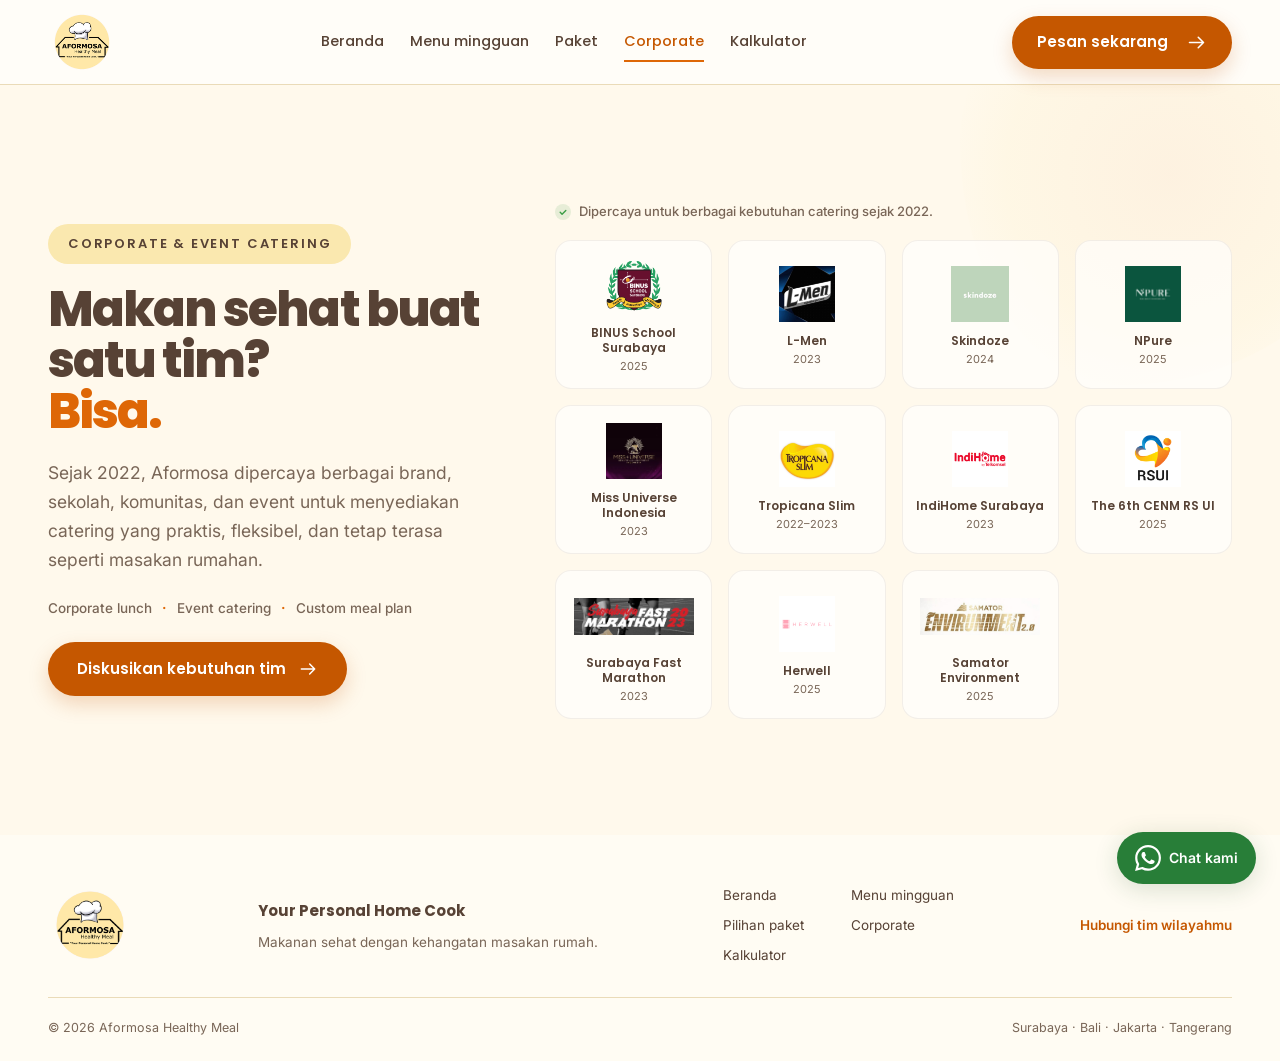
<file: corporate.html>
<!doctype html>
<html lang="id">

<head>
    <meta charset="utf-8">
    <meta name="viewport" content="width=device-width,initial-scale=1,viewport-fit=cover">
    <meta name="theme-color" content="#F9EEC7">
    <meta name="description"
        content="Corporate & Event Catering Aformosa — Makan sehat untuk tim kantor, event, komunitas, dan sekolah. Pilihan menu bergizi seimbang dengan cita rasa rumahan.">
    <title>Corporate &amp; Event Catering — Aformosa Healthy Meal</title>
    <link rel="preconnect" href="https://fonts.googleapis.com">
    <link rel="preconnect" href="https://fonts.gstatic.com" crossorigin>
    <link
        href="https://fonts.googleapis.com/css2?family=Inter:wght@400;500;600&family=Poppins:wght@500;600;700;800&display=swap"
        rel="stylesheet">
    <link rel="stylesheet" href="styles.css">
    <link rel="stylesheet" href="refine.css">
    <script defer src="assets/gsap.min.js"></script>
    <script defer src="assets/ScrollTrigger.min.js"></script>
    <script defer src="script.js"></script>
    <script defer src="refine.js"></script>
</head>

<body>
    <a class="skip-link" href="#main">Lewati ke konten</a>
    <header class="site-header">
        <div class="container nav-inner">
            <a href="index.html#beranda" class="brand" aria-label="Aformosa — Beranda">
                <img src="assets/logo.png" alt="Aformosa Healthy Meal" width="116" height="116">
            </a>
            <nav id="navigation" aria-label="Navigasi utama">
                <a href="index.html#beranda">Beranda</a>
                <a href="index.html#menu">Menu mingguan</a>
                <a href="index.html#paket">Paket</a>
                <a href="corporate.html" class="active">Corporate</a>
                <a href="index.html#kalkulator">Kalkulator</a>
                <!-- <a href="index.html#faq">FAQ</a> -->
            </nav>
            <a class="button primary header-order"
                href="https://wa.me/6281284584489?text=Halo%20Aformosa%2C%20saya%20ingin%20konsultasi%20mengenai%20corporate%20%2F%20event%20catering."
                target="_blank" rel="noopener noreferrer">
                Pesan sekarang
                <svg aria-hidden="true" viewBox="0 0 24 24" fill="none" stroke="currentColor" stroke-width="1.8"
                    stroke-linecap="round" stroke-linejoin="round">
                    <path d="M4 12h16m-6-6 6 6-6 6" />
                </svg>
            </a>
            <button class="nav-toggle" aria-expanded="false" aria-controls="navigation"
                aria-label="Buka navigasi"><span></span><span></span></button>
        </div>
    </header>

    <main id="main">
        <section class="section corporate-section" id="corporate" style="min-height: calc(100vh - 280px);">
            <div class="container corporate-container">
                <div class="corporate-copy">
                    <span class="eyebrow corporate-eyebrow">CORPORATE &amp; EVENT CATERING</span>
                    <h1 class="corporate-headline">Makan sehat buat satu tim?<br><span
                            class="corporate-highlight">Bisa.</span></h1>
                    <p class="corporate-desc">Sejak 2022, Aformosa dipercaya berbagai brand, sekolah, komunitas, dan
                        event untuk menyediakan catering yang praktis, fleksibel, dan tetap terasa seperti masakan
                        rumahan.</p>
                    <div class="corporate-microcopy">
                        <span>Corporate lunch</span>
                        <span class="corporate-microcopy__dot" aria-hidden="true">·</span>
                        <span>Event catering</span>
                        <span class="corporate-microcopy__dot" aria-hidden="true">·</span>
                        <span>Custom meal plan</span>
                    </div>
                    <div class="corporate-cta-wrap">
                        <a class="button primary corporate-cta"
                            href="https://wa.me/6281284584489?text=Halo%20Aformosa%2C%20saya%20ingin%20konsultasi%20mengenai%20corporate%20%2F%20event%20catering.%20Boleh%20dibantu%20info%20paket%2C%20jumlah%20minimum%2C%20area%20pengiriman%2C%20dan%20pilihan%20menunya%3F"
                            target="_blank" rel="noreferrer">
                            <span>Diskusikan kebutuhan tim</span>
                            <svg aria-hidden="true" viewBox="0 0 24 24" fill="none" stroke="currentColor"
                                stroke-width="1.8" stroke-linecap="round" stroke-linejoin="round">
                                <path d="M4 12h16m-6-6 6 6-6 6" />
                            </svg>
                        </a>
                    </div>
                </div>
                <div class="corporate-wall">
                    <div class="corporate-trust">
                        <span class="corporate-trust__icon" aria-hidden="true">
                            <svg viewBox="0 0 16 16" fill="none" stroke="currentColor" stroke-width="2.2"
                                stroke-linecap="round" stroke-linejoin="round">
                                <path d="M3.5 8.5l3 3 6-6" />
                            </svg>
                        </span>
                        <span>Dipercaya untuk berbagai kebutuhan catering sejak 2022.</span>
                    </div>
                    <div class="partner-grid">
                        <div class="partner-card">
                            <div class="partner-card__logo">
                                <img src="assets/partners/partner-binus.png" alt="BINUS School Surabaya" loading="lazy">
                            </div>
                            <span class="partner-card__name">BINUS School Surabaya</span>
                            <small class="partner-card__year">2025</small>
                        </div>
                        <div class="partner-card">
                            <div class="partner-card__logo">
                                <img src="assets/partners/partner-lmen.png" alt="L-Men" loading="lazy">
                            </div>
                            <span class="partner-card__name">L-Men</span>
                            <small class="partner-card__year">2023</small>
                        </div>
                        <div class="partner-card">
                            <div class="partner-card__logo">
                                <img src="assets/partners/partner-skindoze.png" alt="Skindoze" loading="lazy">
                            </div>
                            <span class="partner-card__name">Skindoze</span>
                            <small class="partner-card__year">2024</small>
                        </div>
                        <div class="partner-card">
                            <div class="partner-card__logo">
                                <img src="assets/partners/partner-npure.png" alt="NPure" loading="lazy">
                            </div>
                            <span class="partner-card__name">NPure</span>
                            <small class="partner-card__year">2025</small>
                        </div>
                        <div class="partner-card">
                            <div class="partner-card__logo">
                                <img src="assets/partners/partner-miss-universe.png" alt="Miss Universe Indonesia"
                                    loading="lazy">
                            </div>
                            <span class="partner-card__name">Miss Universe Indonesia</span>
                            <small class="partner-card__year">2023</small>
                        </div>
                        <div class="partner-card">
                            <div class="partner-card__logo">
                                <img src="assets/partners/partner-tropicana-slim.png" alt="Tropicana Slim"
                                    loading="lazy">
                            </div>
                            <span class="partner-card__name">Tropicana Slim</span>
                            <small class="partner-card__year">2022–2023</small>
                        </div>
                        <div class="partner-card">
                            <div class="partner-card__logo">
                                <img src="assets/partners/partner-indihome.png" alt="IndiHome Surabaya" loading="lazy">
                            </div>
                            <span class="partner-card__name">IndiHome Surabaya</span>
                            <small class="partner-card__year">2023</small>
                        </div>
                        <div class="partner-card">
                            <div class="partner-card__logo">
                                <img src="assets/partners/partner-cenm.png" alt="The 6th CENM RS UI" loading="lazy">
                            </div>
                            <span class="partner-card__name">The 6th CENM RS UI</span>
                            <small class="partner-card__year">2025</small>
                        </div>
                        <div class="partner-card">
                            <div class="partner-card__logo">
                                <img src="assets/partners/partner-surabaya-fast-marathon.png"
                                    alt="Surabaya Fast Marathon" loading="lazy">
                            </div>
                            <span class="partner-card__name">Surabaya Fast Marathon</span>
                            <small class="partner-card__year">2023</small>
                        </div>
                        <div class="partner-card">
                            <div class="partner-card__logo">
                                <img src="assets/partners/partner-herwell.png" alt="Herwell" loading="lazy">
                            </div>
                            <span class="partner-card__name">Herwell</span>
                            <small class="partner-card__year">2025</small>
                        </div>
                        <div class="partner-card">
                            <div class="partner-card__logo">
                                <img src="assets/partners/partner-samator.png" alt="Samator Environment" loading="lazy">
                            </div>
                            <span class="partner-card__name">Samator Environment</span>
                            <small class="partner-card__year">2025</small>
                        </div>
                    </div>
                </div>
            </div>
        </section>
    </main>

    <footer>
        <div class="container footer-main">
            <a class="brand" href="index.html#beranda">
                <img src="assets/logo.png" alt="Aformosa Healthy Meal" width="116" height="116">
            </a>
            <div>
                <strong>Your Personal Home Cook</strong>
                <p>Makanan sehat dengan kehangatan masakan rumah.</p>
            </div>
            <div class="footer-links">
                <a href="index.html#beranda">Beranda</a>
                <a href="index.html#menu">Menu mingguan</a>
                <a href="index.html#paket">Pilihan paket</a>
                <a href="corporate.html">Corporate</a>
                <a href="index.html#kalkulator">Kalkulator</a>
            </div>
            <a href="https://wa.me/6281284584489?text=Halo%20Aformosa%2C%20saya%20ingin%20konsultasi%20mengenai%20corporate%20%2F%20event%20catering."
                target="_blank" rel="noopener noreferrer">Hubungi tim wilayahmu</a>
        </div>
        <div class="container footer-bottom">
            <span>© <span id="year"></span> Aformosa Healthy Meal</span>
            <span>Surabaya · Bali · Jakarta · Tangerang</span>
        </div>
    </footer>

    <a class="floating-wa"
        href="https://wa.me/6281284584489?text=Halo%20Aformosa%2C%20saya%20ingin%20konsultasi%20mengenai%20corporate%20%2F%20event%20catering."
        aria-label="Konsultasi Aformosa lewat WhatsApp" target="_blank" rel="noopener noreferrer">
        <svg aria-hidden="true" viewBox="0 0 24 24" fill="currentColor">
            <path
                d="M17.472 14.382c-.297-.149-1.758-.867-2.03-.967-.273-.099-.471-.148-.67.15-.197.297-.767.966-.94 1.164-.173.199-.347.223-.644.075-.297-.15-1.255-.463-2.39-1.475-.883-.788-1.48-1.761-1.653-2.059-.173-.297-.018-.458.13-.606.134-.133.298-.347.446-.52.149-.174.198-.298.298-.497.099-.198.05-.371-.025-.52-.075-.149-.669-1.612-.916-2.207-.242-.579-.487-.5-.669-.51-.173-.008-.371-.01-.57-.01-.198 0-.52.074-.792.372-.272.297-1.04 1.016-1.04 2.479 0 1.462 1.065 2.875 1.213 3.074.149.198 2.096 3.2 5.077 4.487.709.306 1.262.489 1.694.625.712.227 1.36.195 1.871.118.571-.085 1.758-.719 2.006-1.413.248-.694.248-1.289.173-1.413-.074-.124-.272-.198-.57-.347m-5.421 7.403h-.004a9.87 9.87 0 01-5.031-1.378l-.361-.214-3.741.982.998-3.648-.235-.374a9.86 9.86 0 01-1.51-5.26c.001-5.45 4.436-9.884 9.888-9.884 2.64 0 5.122 1.03 6.988 2.898a9.825 9.825 0 012.893 6.994c-.003 5.45-4.437 9.884-9.885 9.884m8.413-18.297A11.815 11.815 0 0012.05 0C5.495 0 .16 5.335.157 11.892c0 2.096.547 4.142 1.588 5.945L.057 24l6.305-1.654a11.882 11.882 0 005.683 1.448h.005c6.554 0 11.89-5.335 11.893-11.893a11.821 11.821 0 00-3.48-8.413Z" />
        </svg>
        <span>Chat kami</span>
    </a>

    <dialog id="contact-region-modal" class="contact-region-modal" aria-labelledby="contact-region-title"
        aria-describedby="contact-region-description">
        <div class="contact-region-modal__header">
            <span class="contact-region-modal__eyebrow">Konsultasi Aformosa</span>
            <button type="button" class="contact-region-modal__close" aria-label="Tutup pilihan wilayah"
                data-close-contact-modal>×</button>
        </div>
        <h2 id="contact-region-title">Pilih wilayahmu.</h2>
        <p id="contact-region-description">Hubungi tim di wilayah pengirimanmu melalui WhatsApp.</p>
        <div class="contact-region-modal__choices">
            <a class="contact-region-modal__choice" data-contact-region="surabaya"
                href="https://wa.me/6281284584489" target="_blank" rel="noopener noreferrer">
                <span><strong>Surabaya</strong><small>Chat tim Surabaya</small></span>
                <span class="contact-region-modal__arrow" aria-hidden="true">
                    <svg viewBox="0 0 24 24" fill="none" stroke="currentColor" stroke-width="1.8"
                        stroke-linecap="round" stroke-linejoin="round">
                        <path d="M7 17 17 7M7 7h10v10" />
                    </svg>
                </span>
            </a>
            <a class="contact-region-modal__choice" data-contact-region="jakarta"
                href="https://wa.me/6281213957045" target="_blank" rel="noopener noreferrer">
                <span><strong>Jakarta &amp; Tangerang</strong><small>Chat tim Jakarta &amp; Tangerang</small></span>
                <span class="contact-region-modal__arrow" aria-hidden="true">
                    <svg viewBox="0 0 24 24" fill="none" stroke="currentColor" stroke-width="1.8"
                        stroke-linecap="round" stroke-linejoin="round">
                        <path d="M7 17 17 7M7 7h10v10" />
                    </svg>
                </span>
            </a>
            <a class="contact-region-modal__choice" data-contact-region="bali"
                href="https://wa.me/6287724837861" target="_blank" rel="noopener noreferrer">
                <span><strong>Bali</strong><small>Chat tim Bali</small></span>
                <span class="contact-region-modal__arrow" aria-hidden="true">
                    <svg viewBox="0 0 24 24" fill="none" stroke="currentColor" stroke-width="1.8"
                        stroke-linecap="round" stroke-linejoin="round">
                        <path d="M7 17 17 7M7 7h10v10" />
                    </svg>
                </span>
            </a>
        </div>
    </dialog>
</body>

</html>
</file>
<file: styles.css>
:root {
    --orange: #DE6706;
    --orange-dark: #C55700;
    --cream: #FAE8AF;
    --soft: #F9EEC7;
    --bg: #FFFDF8;
    --brown: #574235;
    --muted: #796657;
    --yellow: #EFC032;
    --green: #3A9D45;
    --border: #eadbb8;
    --heading: 'Poppins', sans-serif;
    --body: 'Inter', sans-serif
}

* {
    box-sizing: border-box
}

html {
    scroll-behavior: smooth;
    scroll-padding-top: 112px
}

body {
    margin: 0;
    background: var(--bg);
    color: var(--brown);
    font-family: var(--body);
    font-size: 16px;
    line-height: 1.65
}

main {
    overflow: hidden
}

a {
    color: inherit;
    text-decoration: none
}

button,
input,
select {
    font: inherit
}

button,
a,
input,
select,
summary {
    -webkit-tap-highlight-color: transparent
}

button,
summary {
    cursor: pointer
}

button {
    color: inherit
}

svg {
    width: 24px;
    height: 24px;
    flex-shrink: 0
}

img {
    display: block;
    max-width: 100%;
    object-fit: cover
}

h1,
h2,
h3,
p {
    margin: 0
}

h1,
h2,
h3,
.button,
.eyebrow {
    font-family: var(--heading)
}

h1,
h2 {
    letter-spacing: -.045em;
    line-height: 1.1;
    font-weight: 800
}

h3 {
    line-height: 1.35;
    font-size: 21px;
    letter-spacing: -.035em
}

p {
    color: var(--muted)
}

:focus-visible {
    outline: 3px solid var(--orange-dark);
    outline-offset: 5px
}

[hidden] {
    display: none !important
}

.container {
    width: min(1280px, calc(100% - 96px));
    margin-inline: auto
}

.section {
    padding: 112px 0
}

.section-heading {
    margin-bottom: 48px;
    max-width: 780px
}

.section-heading.centered {
    margin-inline: auto;
    text-align: center;
    max-width: 1000px
}

.section-heading h2 {
    font-size: clamp(34px, 3.7vw, 50px);
    margin: 24px 0
}

.section-heading p {
    font-size: 18px;
    line-height: 1.7;
    max-width: 650px
}

.centered p {
    margin: auto
}

.eyebrow {
    display: inline-flex;
    position: relative;
    padding: 10px 20px;
    background: var(--cream);
    border-radius: 99px;
    font-size: 12px;
    font-weight: 600;
    letter-spacing: .15em;
    text-transform: uppercase;
    line-height: 1.5
}

.spark:after {
    content: '';
    position: absolute;
    right: -21px;
    top: -7px;
    width: 6px;
    height: 17px;
    background: var(--yellow);
    border-radius: 9px;
    transform: rotate(38deg);
    box-shadow: 15px 15px 0 var(--yellow)
}

.underline {
    color: var(--orange-dark);
    position: relative;
    display: inline-block;
    z-index: 0
}

.underline:after {
    content: '';
    position: absolute;
    left: 1%;
    bottom: -9px;
    width: 98%;
    height: 10px;
    border-radius: 50% 55% 50% 30%;
    background: var(--yellow);
    transform: rotate(-1.5deg);
    z-index: -1
}

.button {
    display: inline-flex;
    align-items: center;
    justify-content: center;
    gap: 18px;
    min-height: 56px;
    padding: 16px 26px;
    border-radius: 99px;
    border: 1.5px solid transparent;
    font-size: 14px;
    font-weight: 600;
    line-height: 1.3;
    transition: background .25s, box-shadow .25s, color .25s
}

.button svg {
    width: 21px;
    height: 21px;
    transition: transform .25s
}

.button:hover svg,
.text-link:hover svg {
    transform: translateX(4px)
}

.primary {
    background: var(--orange-dark);
    color: #fff
}

.primary:hover {
    background: #a94800;
    box-shadow: 0 8px 24px #57423512
}

.outline {
    border-color: var(--orange);
    color: var(--brown);
    background: transparent
}

.outline:hover {
    background: var(--cream)
}

.text-link {
    display: inline-flex;
    align-items: center;
    gap: 10px;
    color: var(--orange-dark);
    font-weight: 600;
    font-size: 14px
}

.text-link svg {
    width: 20px;
    transition: transform .25s
}

.fine-print {
    font-size: 12px;
    line-height: 1.65;
    margin-top: 24px
}

.skip-link {
    position: fixed;
    left: 20px;
    top: -70px;
    background: var(--brown);
    color: white;
    padding: 12px;
    z-index: 100
}

.skip-link:focus {
    top: 12px
}

.site-header {
    position: sticky;
    top: 0;
    z-index: 50;
    background: #fffaf0f5;
    backdrop-filter: blur(16px);
    border-bottom: 1px solid var(--border)
}

.nav-inner {
    height: 106px;
    display: flex;
    align-items: center;
    gap: 32px;
    justify-content: space-between
}

.brand {
    flex-shrink: 0
}

.brand img {
    width: 92px;
    height: 92px;
    object-fit: contain
}

.nav-inner nav {
    display: flex;
    align-items: center;
    gap: 26px
}

.nav-inner nav a {
    font-family: var(--heading);
    font-size: 13px;
    font-weight: 500;
    white-space: nowrap;
    position: relative;
    padding: 15px 0
}

.nav-inner nav a:hover,
.nav-inner nav a.active {
    color: var(--orange-dark)
}

.nav-inner nav a.active:after {
    content: '';
    position: absolute;
    bottom: 7px;
    left: 0;
    right: 0;
    height: 2px;
    background: var(--orange)
}

.header-order {
    padding: 15px 24px;
    min-height: 50px;
    white-space: nowrap
}

.nav-toggle {
    display: none
}

/* Hero: one responsive source of truth. */
.hero {
    position: relative;
    height: auto;
    background: url("assets/backgrounds/hero-bg-desktop.png") center / cover no-repeat;
}

.hero .container.hero-grid {
    display: grid;
    grid-template-columns: minmax(0, 47fr) minmax(0, 53fr);
    column-gap: 52px;
    align-items: center;
    max-width: 1280px;
    width: calc(100% - 64px);
    margin-inline: auto;
    padding: 48px 0 124px;
    min-height: 700px;
    height: auto;
}

.hero-copy {
    min-width: 0;
    text-align: left;
}

.hero-eyebrow {
    display: block;
    font-size: 12px;
    letter-spacing: .22em;
    text-transform: uppercase;
    margin-bottom: 24px;
}

.hero h1 {
    max-width: 610px;
    font-size: clamp(40px, 4.5vw, 64px);
    line-height: 1.05;
    margin-bottom: 24px;
}

.hero h1 .underline {
    white-space: nowrap;
}

.hero-description {
    max-width: 520px;
    font-size: 17px;
    line-height: 1.65;
    margin-bottom: 28px;
}

.hero-actions {
    display: flex;
    flex-wrap: wrap;
    gap: 14px;
    margin-bottom: 28px;
}

.hero-actions .button {
    padding: 15px 20px;
    font-size: 13px;
}

.hero-benefits {
    display: grid;
    grid-template-columns: repeat(3, minmax(0, 1fr));
    width: 100%;
    margin-top: 28px;
    padding-top: 26px;
    border-top: 1px solid rgba(87, 66, 53, .12);
}

.hero-benefit {
    text-align: center;
    padding: 0 14px;
    min-width: 0;
}

.hero-benefit:not(:last-child) {
    border-right: 1px solid rgba(87, 66, 53, .12);
}

.hero-benefit__icon {
    width: 72px;
    height: 72px;
    object-fit: contain;
    margin: 0 auto 12px;
}

.hero-benefit__title {
    font-size: 15px;
    line-height: 1.35;
    min-height: 2.7em;
    margin-bottom: 6px;
}

.hero-benefit__desc {
    font-size: 12px;
    line-height: 1.5;
    max-width: 180px;
    margin-inline: auto;
}

.hero-mini-pills {
    display: grid;
    grid-template-columns: repeat(2, minmax(0, 1fr));
    gap: 14px;
    margin-top: 14px;
    position: relative;
    z-index: 2;
}

.hero-mini-pill {
    display: flex;
    align-items: center;
    gap: 10px;
    min-width: 0;
    min-height: 48px;
    padding: 10px 12px;
    border-radius: 999px;
    background: rgba(250, 232, 175, .58);
    border: 1px solid rgba(222, 103, 6, .10);
    color: #574235;
    font-size: 12px;
    line-height: 1.3;
}

.hero-mini-pill img {
    flex: 0 0 22px;
    width: 22px;
    height: 22px;
    object-fit: contain;
}

.hero-mini-pill span:nth-child(2) {
    flex: 1;
    min-width: 0;
    text-align: left;
}

.hero-mini-pill__arrow {
    font-size: 18px;
    color: #DE6706;
}

.hero-visual {
    position: relative;
    width: 100%;
    max-width: 640px;
    margin-left: auto;
    overflow: visible;
    isolation: isolate;
    min-width: 0;
}

.hero-food {
    display: block;
    position: relative;
    z-index: 2;
    width: 100%;
    max-width: 620px;
    height: auto;
    margin-left: auto;
    aspect-ratio: 1;
    object-fit: cover;
    border-radius: 42% 58% 46% 54% / 38% 38% 62% 62%;
    box-shadow: 0 16px 36px rgba(87, 66, 53, .12);
    transform: none;
}

.hero-badge {
    position: absolute;
    height: auto;
    object-fit: contain;
    z-index: 5;
    pointer-events: none;
}

.hero-badge--price {
    width: 245px;
    top: -12px;
    right: 12px;
    transform: rotate(4deg);
}

.hero-badge--delivery {
    width: 235px;
    right: 4px;
    bottom: 46px;
    transform: rotate(-5deg);
}

.hero-doodle {
    position: absolute;
    height: auto;
    object-fit: contain;
    z-index: 3;
    pointer-events: none;
}

.hero-doodle--heart {
    width: 60px;
    left: 2%;
    top: 16%;
}

.hero-doodle--curves {
    width: 70px;
    right: 0;
    top: 40%;
}

@media (min-width:1200px) {
    .hero-benefit {
        padding-inline: 22px;
    }
}

@media (min-width:769px) and (max-width:1199px) {
    .hero .container.hero-grid {
        column-gap: 28px;
        width: calc(100% - 48px);
    }

    .hero h1 {
        font-size: clamp(34px, 4.4vw, 52px);
    }

    .hero-benefit {
        padding-inline: 8px;
    }

    .hero-benefit__title {
        font-size: 13px;
    }

    .hero-badge--price,
    .hero-badge--delivery {
        width: 190px;
    }
}

@media (max-width: 768px) {

    /* Mobile Header: warm-white translucent, backdrop blur, modest shadow, high z-index */
    body .site-header,
    .site-header {
        background: rgba(255, 253, 248, .88) !important;
        backdrop-filter: blur(12px) !important;
        -webkit-backdrop-filter: blur(12px) !important;
        border-bottom: 1px solid rgba(87, 66, 53, .08);
        box-shadow: 0 4px 20px rgba(87, 66, 53, .06);
        z-index: 20;
    }

    /* Mobile Hero: background image only, full vertical composition visible without crop */
    .hero {
        background-image: var(--mobile-hero-image, url("assets/hero mobile.jpeg"));
        background-repeat: no-repeat;
        background-position: center top;
        background-size: 100% auto;
        min-height: auto;
        height: auto;
        aspect-ratio: var(--mobile-hero-ratio, 900 / 1600);
        width: 100%;
        position: relative;
        overflow: hidden;
    }

    .hero-inner,
    .hero-grid,
    .hero .container.hero-grid {
        display: block;
        width: 100%;
        max-width: 100%;
        padding: 0;
        margin: 0;
        min-height: 0;
        height: auto;
    }

    /* Live text and CTA overlay positioned in upper empty area */
    .hero-copy {
        display: block;
        width: 100%;
        padding-inline: 22px;
        padding-top: clamp(18px, 5.5vw, 28px);
        padding-bottom: 0;
        text-align: left;
        position: relative;
        z-index: 3;
        box-sizing: border-box;
    }

    /* Eyebrow: compact cream pill, letter-spacing around .20em, font-size 11-12px, dark brown */
    .hero-eyebrow {
        display: inline-flex;
        align-items: center;
        background: #FAE8AF;
        border: 1px solid rgba(222, 103, 6, .15);
        border-radius: 999px;
        padding: 6px 14px;
        font-size: 11.5px;
        font-weight: 600;
        letter-spacing: .20em;
        text-transform: uppercase;
        color: #574235;
        margin: 0 0 10px;
        line-height: 1.3;
    }

    /* Headline: dark brown "Makan sehat,", orange "rasa rumah.", line-height .98-1.03 */
    .hero h1 {
        font-size: clamp(38px, 10.5vw, 48px);
        line-height: 1.0;
        letter-spacing: -0.04em;
        color: #574235;
        margin: 0 0 12px;
        max-width: 100%;
        text-align: left;
    }

    .hero h1 span,
    .hero h1 .underline {
        color: #DE6706;
        display: inline;
    }

    .hero h1 .underline:after {
        display: none;
    }

    /* Description: 14-16px, muted brown, line-height around 1.55, max-width around 390px */
    .hero-description {
        font-size: 14.5px;
        line-height: 1.55;
        color: #796657;
        max-width: 390px;
        margin: 0 0 14px;
        text-align: left;
    }

    /* CTA wrapper: compact, left-aligned, width auto, 7px gap, 14px top margin */
    .hero-actions {
        display: flex;
        flex-direction: column;
        align-items: flex-start;
        width: auto;
        max-width: none;
        gap: 7px;
        margin-top: 14px;
        margin-bottom: 0;
    }

    body .hero-actions .button,
    .hero-actions .button,
    .hero-actions .btn-primary,
    .hero-actions .btn-secondary {
        width: 225px;
        min-width: 0;
        max-width: none;
        height: 40px;
        min-height: 40px;
        padding: 0 16px;
        border-radius: 999px;
        font-size: 11.5px;
        display: flex;
        align-items: center;
        justify-content: center;
        gap: 9px;
        box-sizing: border-box;
        text-decoration: none;
        letter-spacing: normal;
    }

    /* Primary: orange background, white text, 700 weight */
    .hero-actions .button.primary,
    .hero-actions .primary,
    .hero-actions .btn-primary {
        background: #DE6706;
        color: #FFFFFF;
        border: 1.5px solid #DE6706;
        font-weight: 700;
        box-shadow: 0 4px 14px rgba(222, 103, 6, .24);
    }

    .hero-actions .button.primary svg,
    .hero-actions .primary svg,
    .hero-actions .btn-primary svg {
        color: #FFFFFF;
        width: 14px;
        height: 14px;
        flex-shrink: 0;
    }

    /* Secondary: transparent / warm cream, orange border, dark brown text, 600 weight */
    .hero-actions .button.outline,
    .hero-actions .outline,
    .hero-actions .btn-secondary {
        background: rgba(255, 253, 248, .85);
        border: 1.5px solid #DE6706;
        color: #574235;
        font-weight: 600;
        box-shadow: none;
    }

    .hero-actions .button.outline svg,
    .hero-actions .outline svg,
    .hero-actions .btn-secondary svg {
        color: #574235;
        width: 14px;
        height: 14px;
        flex-shrink: 0;
    }

    /* The mobile promo image includes its own text, CTA, and visuals. */
    .hero-copy,
    .hero-visual,
    .hero-benefits,
    .hero-mini-pills,
    .hero-badge,
    .hero-doodle,
    .hero-garnish,
    .hero-food {
        display: none !important;
    }

    /* Floating WhatsApp button: safe margin from bottom benefits */
    .floating-wa {
        right: 16px;
        bottom: 18px !important;
        z-index: 40;
    }
}

@media (max-width: 390px) {

    body .hero-actions .button,
    .hero-actions .button,
    .hero-actions .btn-primary,
    .hero-actions .btn-secondary {
        width: 210px;
        height: 38px;
        min-height: 38px;
        font-size: 11px;
    }

    .hero-actions .button svg,
    .hero-actions .btn-primary svg,
    .hero-actions .btn-secondary svg {
        width: 13px;
        height: 13px;
    }
}

.benefits-section {
    background: var(--bg)
}

.benefit-grid {
    display: grid;
    grid-template-columns: repeat(4, 1fr);
    grid-auto-flow: dense;
    gap: 16px
}

.benefit {
    border: 1px solid var(--border);
    border-radius: 24px;
    padding: 32px 22px;
    text-align: center;
    background: #fffefa
}

.icon-disc {
    display: inline-flex;
    align-items: center;
    justify-content: center;
    background: #fff0bc;
    border-radius: 50%;
    width: 68px;
    height: 68px;
    color: var(--orange-dark)
}

.icon-disc svg {
    width: 30px;
    height: 30px
}

.benefit:first-child .icon-disc {
    color: var(--green)
}

.benefit h3 {
    font-size: 18px;
    margin: 18px 0 10px
}

.benefit p {
    font-size: 14px
}

.little-tags {
    display: flex;
    justify-content: center;
    gap: 16px;
    margin-top: 28px;
    flex-wrap: wrap
}

.little-tags span {
    display: flex;
    gap: 10px;
    align-items: center;
    padding: 10px 20px;
    border-radius: 99px;
    background: var(--soft);
    font-size: 12px;
    font-weight: 600
}

.little-tags svg {
    width: 19px;
    height: 19px;
    color: var(--orange)
}

.menu-section {
    background: #fff5d9
}

.batch-bar {
    display: flex;
    justify-content: space-between;
    align-items: center;
    gap: 24px;
    background: #fffdf6;
    border: 1px solid #fff;
    border-radius: 20px;
    padding: 20px 24px;
    margin-bottom: 22px;
    box-shadow: 0 6px 25px #57423506
}

.batch-title {
    display: flex;
    align-items: center;
    gap: 28px
}

.batch-title>strong {
    font-family: var(--heading);
    font-size: 32px;
    letter-spacing: -.04em;
    color: var(--orange-dark)
}

.batch-title>span {
    display: flex;
    align-items: center;
    gap: 12px;
    padding-left: 26px;
    border-left: 1px solid var(--border);
    font-weight: 600;
    font-size: 17px;
    line-height: 1.4
}

.batch-title svg {
    color: var(--orange);
    width: 30px;
    height: 30px
}

.batch-title small {
    display: block;
    font-size: 12px;
    font-weight: 400;
    color: var(--muted)
}

.menu-controls {
    display: flex;
    justify-content: center;
    gap: 8px;
    margin: 24px 0
}

.menu-controls button {
    border: 1px solid var(--border);
    border-radius: 99px;
    background: transparent;
    padding: 11px 22px;
    font-size: 13px;
    font-weight: 600;
    min-height: 44px
}

.menu-controls button.active {
    color: white;
    border-color: var(--orange-dark);
    background: var(--orange-dark)
}

.weekly-grid {
    display: grid;
    grid-template-columns: repeat(3, 1fr);
    gap: 20px;
    grid-auto-flow: dense
}

.menu-card {
    background: #fffefa;
    border-radius: 24px;
    overflow: hidden;
    padding: 14px;
    border: 1px solid #fff;
    transition: box-shadow .3s
}

.menu-card:hover {
    box-shadow: 0 12px 30px #57423512
}

.menu-card-heading {
    display: flex;
    align-items: center;
    justify-content: space-between;
    margin-bottom: 14px;
    gap: 10px
}

.day-pill {
    background: var(--orange-dark);
    color: #fff;
    border-radius: 99px;
    padding: 7px 16px;
    font-family: var(--heading);
    font-size: 12px;
    font-weight: 600
}

.menu-card-heading time {
    font-size: 12px;
    color: var(--muted);
    padding-right: 8px
}

.menu-photo {
    overflow: hidden;
    border-radius: 15px;
    aspect-ratio: 4/3;
    position: relative;
    background: var(--soft)
}

.menu-photo img {
    width: 100%;
    height: 100%;
    object-fit: cover;
    object-position: center 18%;
    transition: transform .7s
}

.menu-card:hover img {
    transform: scale(1.045)
}

.meal-details {
    display: grid;
    grid-template-columns: 1fr 1fr;
    gap: 14px;
    padding: 16px 4px 5px
}

.meal-type {
    display: flex;
    align-items: center;
    gap: 5px;
    font-size: 11px;
    color: var(--orange-dark);
    font-weight: 600;
    margin-bottom: 5px
}

.meal-type svg {
    width: 15px;
    height: 15px
}

.meal-details h3 {
    font-size: 13px;
    line-height: 1.35;
    letter-spacing: -.015em
}

.meal-details p {
    font-size: 11px;
    line-height: 1.5;
    margin-top: 5px
}

.kcal {
    font-size: 10px;
    display: inline-block;
    color: var(--orange-dark);
    background: #fff0ce;
    padding: 3px 8px;
    border-radius: 99px;
    margin-top: 8px;
    font-weight: 600
}

.menu-section>.container>.fine-print {
    text-align: center
}

.format-switch {
    display: grid;
    grid-template-columns: 1fr 1fr 1.1fr;
    background: var(--soft);
    border-radius: 24px;
    padding: 24px;
    gap: 24px;
    margin-bottom: 28px;
    align-items: center
}

.format-switch>div {
    display: flex;
    gap: 15px;
    align-items: center
}

.format-switch h3 {
    font-size: 19px
}

.format-switch p {
    font-size: 13px
}

.format-switch .icon-disc {
    width: 54px;
    height: 54px;
    flex-shrink: 0;
    background: #fffbef
}

.format-switch>span {
    font-size: 12px;
    padding-left: 28px;
    border-left: 1px solid #dac697
}

.format-switch a {
    display: flex;
    align-items: center;
    gap: 8px;
    color: var(--orange-dark);
    font-weight: 600
}

.format-switch a svg {
    width: 18px
}

.plan-grid {
    display: grid;
    grid-template-columns: repeat(3, 1fr);
    grid-auto-flow: dense;
    gap: 20px
}

.plan-card {
    padding: 28px;
    background: #fffefa;
    border: 1px solid var(--border);
    border-radius: 24px;
    display: flex;
    flex-direction: column;
    transition: box-shadow .3s
}

.plan-card:hover {
    box-shadow: 0 12px 30px #5742350d
}

.plan-top {
    display: flex;
    justify-content: space-between;
    align-items: center;
    margin-bottom: 22px
}

.plan-top .icon-disc {
    height: 52px;
    width: 52px
}

.plan-top svg {
    width: 25px
}

.plan-index {
    font-family: var(--heading);
    color: #a39578;
    font-size: 12px;
    letter-spacing: .1em
}

.plan-card h3 {
    font-size: 24px
}

.plan-sub {
    font-weight: 600;
    color: var(--orange-dark);
    font-size: 13px;
    margin: 6px 0 12px
}

.plan-card>p:not(.plan-sub) {
    font-size: 14px;
    flex: 1
}

.nutrition {
    margin: 24px 0 20px;
    padding-top: 20px;
    border-top: 1px solid var(--border);
    display: flex;
    flex-direction: column
}

.nutrition strong {
    font-family: var(--heading);
    font-size: 29px;
    letter-spacing: -.04em
}

.nutrition span {
    font-size: 11px;
    color: var(--muted)
}

.how-section {
    background: var(--soft)
}

.how-layout {
    display: grid;
    grid-template-columns: 1fr 1fr;
    gap: 90px;
    align-items: start
}

.how-intro h2 {
    font-size: 46px;
    margin: 24px 0 28px
}

.how-intro p {
    font-size: 18px;
    margin-bottom: 30px;
    max-width: 450px
}

.steps {
    display: grid;
    gap: 18px
}

.step {
    display: flex;
    gap: 24px;
    padding: 30px;
    background: #fffdf8;
    border: 1px solid #ebddb8;
    border-radius: 24px;
    position: relative
}

.step>span {
    font-family: var(--heading);
    font-weight: 700;
    color: var(--orange-dark);
    font-size: 26px;
    line-height: 1.2
}

.step h3 {
    font-size: 19px;
    margin-bottom: 8px
}

.step p {
    font-size: 14px
}

.testimonials-section {
    background: var(--bg)
}

.testimonial-nav {
    display: flex;
    align-items: center;
    justify-content: space-between;
    margin-bottom: 20px
}

.testimonial-nav p {
    font-size: 13px
}

.testimonial-nav>div {
    display: flex;
    gap: 10px
}

.testimonial-nav button {
    height: 44px;
    width: 44px;
    display: grid;
    place-items: center;
    border: 1px solid var(--border);
    background: transparent;
    border-radius: 50%
}

.testimonial-nav button:hover {
    background: var(--soft)
}

#testimonial-prev svg {
    transform: rotate(180deg)
}

.testimonial-track {
    display: flex;
    gap: 24px;
    overflow-x: auto;
    scroll-snap-type: x mandatory;
    scrollbar-width: none
}

.testimonial-track::-webkit-scrollbar {
    display: none
}

.testimonial-column {
    flex: 0 0 calc((100% - 48px)/3);
    display: flex;
    flex-direction: column;
    gap: 24px;
    scroll-snap-align: start
}

.video-slot {
    position: relative;
    border-radius: 24px;
    overflow: hidden;
    background: var(--soft);
    aspect-ratio: 3/4
}

.video-slot img {
    width: 100%;
    height: 100%;
    object-fit: cover;
    transition: transform .7s
}

.video-slot:hover img {
    transform: scale(1.045)
}

.video-slot:after {
    content: '';
    position: absolute;
    inset: 0;
    background: linear-gradient(transparent 35%, #302219c9)
}

.video-placeholder {
    position: absolute;
    bottom: 28px;
    left: 24px;
    right: 24px;
    color: white;
    z-index: 2;
    display: flex;
    flex-direction: column;
    gap: 8px
}

.video-placeholder strong {
    font-family: var(--heading);
    font-size: 23px;
    letter-spacing: -.03em;
    line-height: 1.25
}

.video-placeholder small {
    color: #ffefd6;
    font-size: 12px
}

.play-disc {
    display: grid;
    place-items: center;
    width: 45px;
    height: 45px;
    border: 1px solid #ffffffa8;
    border-radius: 50%;
    margin-bottom: 8px
}

.play-disc svg {
    width: 20px;
    margin-left: 2px
}

.story-card {
    padding: 30px;
    border-radius: 24px;
    background: var(--soft);
    min-height: 226px
}

.story-card>span {
    font-size: 11px;
    font-weight: 600;
    color: var(--orange-dark);
    text-transform: uppercase;
    letter-spacing: .12em
}

.story-card h3 {
    font-size: 23px;
    margin: 14px 0 12px
}

.story-card p {
    font-size: 13px
}

.video-slot video {
    position: relative;
    z-index: 3;
    width: 100%;
    height: 100%;
    object-fit: cover;
    display: block;
    background: #302219
}

.video-slot.has-video:after {
    display: none
}

.calculator-section {
    background: #fff5dc
}

.calculator-layout {
    display: grid;
    grid-template-columns: 1.15fr 1fr;
    gap: 24px;
    align-items: stretch
}

.calculator-layout form {
    background: #fffefa;
    border: 1px solid var(--border);
    padding: 36px;
    border-radius: 28px
}

.form-heading {
    margin-bottom: 28px
}

.form-heading h3 {
    font-size: 25px
}

.form-heading p {
    font-size: 13px;
    margin-top: 6px
}

.form-grid {
    display: grid;
    grid-template-columns: 1fr 1fr;
    gap: 18px
}

.form-grid label,
.cta-layout label {
    font-size: 12px;
    font-weight: 600;
    display: flex;
    flex-direction: column;
    gap: 8px
}

.activity-field {
    grid-column: 1/-1
}

.form-grid small {
    font-size: 11px;
    font-weight: 400;
    line-height: 1.5;
    color: var(--muted)
}

input,
select {
    border: 1px solid #ddcfb3;
    background: #fffdf8;
    color: var(--brown);
    border-radius: 12px;
    min-height: 48px;
    padding: 12px 14px;
    width: 100%;
    min-width: 0;
    font-size: 14px
}

select {
    padding-right: 28px
}

input::placeholder {
    color: #8a7869
}

input:focus,
select:focus {
    outline: 2px solid var(--orange);
    outline-offset: 2px
}

.calculator-layout form>.button {
    width: 100%;
    margin-top: 26px
}

.save-note {
    margin-top: 18px;
    display: flex;
    gap: 16px;
    align-items: start
}

.save-note p {
    font-size: 10px;
    flex: 1
}

.save-note button {
    padding: 0;
    border: 0;
    background: transparent;
    text-decoration: underline;
    font-size: 10px;
    line-height: 1.6;
    min-height: 32px;
    color: var(--orange-dark)
}

.calculator-results {
    padding: 40px;
    border: 1px solid #ead49b;
    border-radius: 28px;
    background: var(--cream);
    display: flex;
    align-items: center
}

.calculator-results>div {
    width: 100%
}

#calculator-empty>h3 {
    font-size: 34px;
    margin: 26px 0 18px;
    line-height: 1.2
}

#calculator-empty>p {
    font-size: 14px;
    max-width: 330px
}

.result-explain {
    margin-top: 35px;
    display: flex;
    flex-direction: column;
    gap: 16px
}

.result-explain span {
    display: flex;
    justify-content: space-between;
    gap: 16px;
    font-size: 12px;
    border-bottom: 1px solid #dec58e;
    padding-bottom: 12px
}

.result-explain strong {
    font-size: 13px
}

.result-main {
    margin: 28px 0
}

.result-main>strong {
    font-family: var(--heading);
    font-size: 64px;
    line-height: 1;
    color: var(--orange-dark);
    letter-spacing: -.06em
}

.result-main>span {
    font-size: 16px;
    margin-left: 10px
}

.result-main p {
    font-size: 12px;
    margin-top: 10px
}

.result-pair {
    display: grid;
    grid-template-columns: 1fr 1fr;
    gap: 16px
}

.result-pair>div {
    background: #fff8e6;
    padding: 18px;
    border-radius: 16px;
    display: flex;
    flex-direction: column;
    gap: 6px
}

.result-pair span {
    font-size: 12px;
    font-weight: 600
}

.result-pair strong {
    font-family: var(--heading);
    font-size: 28px;
    line-height: 1.2
}

.result-pair small {
    font-size: 10px
}

#activity-result-label {
    font-size: 12px;
    margin: 20px 0
}

.calculator-results .button {
    width: 100%
}

.calculator-disclaimer {
    font-size: 11px;
    max-width: 950px;
    margin: 24px auto 0;
    text-align: center
}

.calculator-disclaimer a {
    text-decoration: underline
}

.faq-layout {
    display: grid;
    grid-template-columns: 1fr 1.5fr;
    gap: 90px
}

.faq-layout .section-heading {
    margin-bottom: 0
}

.faq-layout h2 {
    font-size: 48px
}

.faq-layout p {
    font-size: 15px
}

.faq-layout .text-link {
    margin-top: 24px
}

.faq-list details {
    border-bottom: 1px solid var(--border);
    padding: 22px 0
}

.faq-list details:first-child {
    border-top: 1px solid var(--border)
}

summary {
    display: flex;
    justify-content: space-between;
    align-items: center;
    gap: 20px;
    font-family: var(--heading);
    font-weight: 600;
    font-size: 15px;
    list-style: none;
    line-height: 1.5
}

summary::-webkit-details-marker {
    display: none
}

summary>span {
    font-size: 24px;
    font-weight: 400;
    color: var(--orange-dark);
    transition: transform .2s
}

details[open] summary>span {
    transform: rotate(45deg)
}

.faq-list details p {
    font-size: 14px;
    padding-top: 14px;
    padding-right: 35px
}

.cta-section {
    padding: 88px 0;
    background: var(--orange-dark);
    color: white
}

.cta-layout {
    display: grid;
    grid-template-columns: 1.2fr 1fr;
    gap: 90px;
    align-items: center
}

.cta-layout .eyebrow {
    background: #ffffff1f;
    color: #fff0d0;
    font-size: 11px
}

.cta-layout h2 {
    font-size: 54px;
    margin: 26px 0
}

.cta-layout h2 span {
    color: var(--cream)
}

.cta-layout p {
    color: #ffe8cc;
    font-size: 16px
}

.cta-layout form {
    display: grid;
    gap: 16px;
    background: #fff8e8;
    border-radius: 28px;
    padding: 30px;
    color: var(--brown)
}

.cta-layout .button {
    background: var(--brown);
    color: #fff;
    margin-top: 4px
}

.cta-layout .button:hover {
    background: #3c2b20
}

.cta-layout small {
    font-size: 11px;
    color: var(--muted);
    text-align: center
}

footer {
    background: #fffcf3;
    padding: 48px 0 22px
}

.footer-main {
    display: flex;
    align-items: center;
    gap: 30px;
    justify-content: space-between
}

.footer-main>.brand img {
    width: 84px;
    height: 84px
}

.footer-main strong {
    font-family: var(--heading);
    font-size: 15px
}

.footer-main p {
    font-size: 12px;
    margin-top: 6px
}

.footer-links {
    display: grid;
    grid-template-columns: 1fr 1fr;
    gap: 8px 25px;
    font-size: 12px
}

.footer-main>a:last-child {
    font-size: 13px;
    font-weight: 600;
    color: var(--orange-dark)
}

.footer-bottom {
    display: flex;
    justify-content: space-between;
    margin-top: 30px;
    border-top: 1px solid var(--border);
    padding-top: 20px;
    font-size: 11px;
    color: var(--muted)
}

.floating-wa {
    position: fixed;
    right: 24px;
    bottom: 22px;
    display: flex;
    align-items: center;
    gap: 8px;
    background: #287e38;
    color: white;
    border-radius: 99px;
    padding: 13px 18px;
    z-index: 40;
    box-shadow: 0 5px 24px #1c50242a;
    font-size: 12px;
    font-weight: 600
}

.floating-wa:hover {
    background: #20662d
}

.floating-wa svg {
    width: 25px;
    height: 25px
}

.reveal-words span {
    display: inline
}

@media(max-width:1150px) {
    .container {
        width: calc(100% - 64px)
    }

    .nav-inner {
        gap: 20px
    }

    .nav-inner nav {
        gap: 17px
    }

    .nav-inner nav a {
        font-size: 11px
    }

    .header-order {
        font-size: 12px;
        padding: 14px 18px
    }

    .how-layout,
    .faq-layout,
    .cta-layout {
        gap: 50px
    }

    .how-intro h2 {
        font-size: 39px
    }

    .plan-card {
        padding: 24px
    }

    .plan-card h3 {
        font-size: 21px
    }

    .section-heading h2 {
        font-size: 43px
    }

    .footer-main {
        gap: 20px
    }

    .footer-main p {
        max-width: 210px
    }

    .footer-links {
        gap: 8px 16px
    }

    .weekly-grid {
        gap: 16px
    }

    .meal-details {
        gap: 10px
    }

    .calculator-layout form {
        padding: 28px
    }

    .calculator-results {
        padding: 30px
    }
}

@media(max-width:950px) {
    html {
        scroll-padding-top: 90px
    }

    .container {
        width: calc(100% - 48px)
    }

    .nav-inner {
        height: 86px;
        justify-content: initial
    }

    .brand img {
        width: 72px;
        height: 72px
    }

    .header-order {
        margin-left: auto
    }

    .nav-toggle {
        display: flex;
        flex-direction: column;
        justify-content: center;
        align-items: center;
        gap: 7px;
        width: 44px;
        height: 44px;
        border: 0;
        background: transparent
    }

    .nav-toggle span {
        height: 2px;
        width: 24px;
        background: var(--brown);
        transition: transform .2s
    }

    .nav-toggle[aria-expanded=true] span:first-child {
        transform: translateY(4.5px) rotate(45deg)
    }

    .nav-toggle[aria-expanded=true] span:last-child {
        transform: translateY(-4.5px) rotate(-45deg)
    }

    .nav-inner nav {
        display: none;
        position: absolute;
        top: 85px;
        left: 0;
        right: 0;
        background: #fffaf0;
        border-bottom: 1px solid var(--border);
        padding: 20px 24px;
        box-shadow: 0 14px 20px #5742350c
    }

    .nav-inner nav.open {
        display: grid;
        grid-template-columns: 1fr 1fr;
        gap: 0 24px
    }

    .nav-inner nav a {
        font-size: 14px;
        padding: 14px
    }

    .section {
        padding: 84px 0
    }

    .section-heading h2 {
        font-size: 38px
    }

    .section-heading p {
        font-size: 16px
    }

    .benefit-grid {
        grid-template-columns: repeat(2, 1fr)
    }

    .benefit h3 {
        font-size: 19px
    }

    .weekly-grid {
        grid-template-columns: repeat(2, 1fr)
    }

    .batch-title>strong {
        font-size: 27px
    }

    .batch-title {
        gap: 18px
    }

    .batch-title>span {
        font-size: 14px;
        padding-left: 18px
    }

    .batch-bar .button {
        font-size: 12px;
        padding: 14px 18px
    }

    .format-switch {
        grid-template-columns: 1fr 1fr;
        gap: 22px
    }

    .format-switch>span {
        grid-column: 1/-1;
        border-left: 0;
        border-top: 1px solid #dac697;
        padding: 16px 0 0;
        display: flex;
        justify-content: space-between;
        align-items: center
    }

    .plan-grid {
        grid-template-columns: repeat(2, 1fr)
    }

    .how-layout {
        grid-template-columns: 1fr;
        gap: 36px
    }

    .how-intro {
        max-width: 650px
    }

    .how-intro h2 {
        font-size: 40px
    }

    .how-intro p {
        max-width: 600px
    }

    .steps {
        grid-template-columns: 1fr 1fr
    }

    .step {
        padding: 24px;
        gap: 16px
    }

    .step h3 {
        font-size: 17px
    }

    .step p {
        font-size: 13px
    }

    .testimonial-column {
        flex-basis: calc((100% - 24px)/2)
    }

    .story-card h3 {
        font-size: 20px
    }

    .calculator-layout {
        grid-template-columns: 1fr 1fr;
        gap: 16px
    }

    .calculator-layout form {
        padding: 24px
    }

    .calculator-results {
        padding: 26px
    }

    .form-grid {
        gap: 14px
    }

    .save-note {
        flex-direction: column;
        gap: 5px
    }

    .result-main>strong {
        font-size: 49px
    }

    .result-main>span {
        font-size: 12px
    }

    .result-pair {
        gap: 10px
    }

    .result-pair>div {
        padding: 14px
    }

    .faq-layout {
        gap: 36px;
        grid-template-columns: .8fr 1.3fr
    }

    .faq-layout h2 {
        font-size: 38px
    }

    .cta-layout {
        gap: 36px
    }

    .cta-layout h2 {
        font-size: 40px
    }

    .cta-layout p {
        font-size: 14px
    }

    .cta-layout form {
        padding: 24px
    }

    .footer-main {
        flex-wrap: wrap;
        justify-content: start
    }

    .footer-main>div:nth-child(2) {
        flex: 1
    }

    .footer-links {
        width: 45%;
        margin-left: 104px
    }

    .footer-bottom {
        font-size: 10px
    }
}

@media(max-width:600px) {
    .container {
        width: calc(100% - 40px)
    }

    .nav-inner {
        gap: 12px;
        height: 82px
    }

    .brand img {
        width: 68px;
        height: 68px
    }

    .header-order {
        font-size: 11px;
        padding: 12px 17px;
        gap: 12px;
        min-height: 44px
    }

    .header-order svg {
        width: 17px
    }

    .nav-toggle {
        width: 36px
    }

    .nav-inner nav {
        top: 81px
    }

    .section {
        padding: 68px 0
    }

    .section-heading {
        margin-bottom: 32px
    }

    .section-heading h2 {
        font-size: 32px;
        margin: 20px 0 25px;
        line-height: 1.15
    }

    .section-heading p {
        font-size: 14px;
        line-height: 1.75
    }

    .eyebrow {
        font-size: 9px;
        padding: 9px 16px
    }

    .underline:after {
        height: 7px;
        bottom: -7px
    }

    .benefit-grid {
        gap: 12px
    }

    .benefit {
        padding: 24px 14px;
        border-radius: 20px
    }

    .icon-disc {
        width: 54px;
        height: 54px
    }

    .icon-disc svg {
        width: 26px;
        height: 26px
    }

    .benefit h3 {
        font-size: 14px;
        letter-spacing: -.02em;
        margin: 15px 0 8px
    }

    .benefit p {
        font-size: 12px
    }

    .little-tags {
        gap: 8px;
        margin-top: 22px
    }

    .little-tags span {
        font-size: 10px;
        padding: 9px 13px;
        gap: 7px
    }

    .little-tags svg {
        width: 16px;
        height: 16px
    }

    .batch-bar {
        flex-direction: column;
        align-items: stretch;
        padding: 20px;
        gap: 18px
    }

    .batch-title {
        justify-content: space-between;
        gap: 12px
    }

    .batch-title>strong {
        font-size: 26px
    }

    .batch-title>span {
        font-size: 12px;
        padding-left: 14px;
        gap: 8px
    }

    .batch-title svg {
        width: 23px
    }

    .batch-title small {
        font-size: 9px
    }

    .batch-bar .button {
        min-height: 46px
    }

    .menu-controls {
        gap: 6px;
        margin: 20px 0
    }

    .menu-controls button {
        font-size: 11px;
        padding: 10px 13px;
        flex: 1
    }

    .weekly-grid {
        grid-template-columns: 1fr;
        gap: 18px
    }

    .menu-card {
        padding: 14px;
        border-radius: 22px
    }

    .menu-card-heading {
        margin-bottom: 12px
    }

    .day-pill {
        font-size: 12px
    }

    .menu-card-heading time {
        font-size: 12px
    }

    .menu-photo {
        aspect-ratio: 4/3
    }

    .meal-details {
        gap: 22px;
        padding: 16px 6px 6px
    }

    .meal-details h3 {
        font-size: 14px
    }

    .meal-details p {
        font-size: 12px
    }

    .meal-type {
        font-size: 11px
    }

    .kcal {
        font-size: 11px
    }

    .fine-print {
        font-size: 10px
    }

    .format-switch {
        padding: 20px;
        gap: 20px 14px;
        border-radius: 20px
    }

    .format-switch>div {
        gap: 10px
    }

    .format-switch .icon-disc {
        height: 40px;
        width: 40px
    }

    .format-switch svg {
        width: 22px
    }

    .format-switch h3 {
        font-size: 16px
    }

    .format-switch p {
        font-size: 10px
    }

    .format-switch>span {
        display: block;
        font-size: 11px
    }

    .format-switch a {
        margin-top: 5px;
        font-size: 12px
    }

    .plan-grid {
        grid-template-columns: 1fr;
        gap: 16px
    }

    .plan-card {
        padding: 26px
    }

    .plan-top {
        margin-bottom: 16px
    }

    .plan-card h3 {
        font-size: 25px
    }

    .plan-card>p:not(.plan-sub) {
        font-size: 14px
    }

    .nutrition {
        margin: 20px 0 16px
    }

    .nutrition strong {
        font-size: 30px
    }

    .how-layout {
        gap: 30px
    }

    .how-intro h2 {
        font-size: 33px
    }

    .how-intro p {
        font-size: 15px;
        line-height: 1.8
    }

    .steps {
        grid-template-columns: 1fr;
        gap: 14px
    }

    .step {
        padding: 25px;
        gap: 20px
    }

    .step h3 {
        font-size: 17px
    }

    .step p {
        font-size: 13px
    }

    .testimonial-track {
        gap: 16px;
        margin-right: -20px;
        padding-right: 20px
    }

    .testimonial-column {
        flex-basis: 86%;
        gap: 16px
    }

    .story-card {
        min-height: 210px;
        padding: 26px
    }

    .video-placeholder strong {
        font-size: 25px
    }

    .testimonial-nav p {
        font-size: 11px
    }

    .testimonial-nav button {
        width: 40px;
        height: 40px
    }

    .calculator-layout {
        grid-template-columns: 1fr;
        gap: 18px
    }

    .calculator-layout form {
        padding: 24px;
        border-radius: 24px
    }

    .form-heading h3 {
        font-size: 22px
    }

    .form-heading p {
        font-size: 12px
    }

    .form-grid {
        gap: 16px 12px
    }

    .form-grid label {
        font-size: 11px
    }

    input,
    select {
        font-size: 16px;
        padding: 12px 10px
    }

    .form-grid small {
        font-size: 10px
    }

    .form-grid label:nth-child(5) {
        grid-column: 1/-1
    }

    .activity-field select {
        font-size: 13px;
        min-height: 50px
    }

    .calculator-layout .button {
        font-size: 13px
    }

    .save-note p,
    .save-note button {
        font-size: 10px
    }

    .calculator-results {
        padding: 30px;
        border-radius: 24px
    }

    #calculator-empty>h3 {
        font-size: 31px;
        margin-top: 20px
    }

    .result-explain {
        margin-top: 28px
    }

    .result-main>strong {
        font-size: 60px
    }

    .result-main>span {
        font-size: 14px
    }

    .result-pair>div {
        padding: 18px
    }

    .result-pair strong {
        font-size: 30px
    }

    .calculator-disclaimer {
        font-size: 10px;
        text-align: left;
        margin-top: 20px
    }

    .faq-layout {
        grid-template-columns: 1fr;
        gap: 28px
    }

    .faq-layout h2 br {
        display: none
    }

    .faq-layout h2 {
        font-size: 34px
    }

    .faq-layout p {
        font-size: 14px
    }

    .faq-layout .text-link {
        margin-top: 18px
    }

    summary {
        font-size: 13px
    }

    .faq-list details {
        padding: 20px 0
    }

    .faq-list details p {
        font-size: 13px;
        padding-right: 20px
    }

    .cta-section {
        padding: 64px 0
    }

    .cta-layout {
        grid-template-columns: 1fr;
        gap: 30px
    }

    .cta-layout h2 {
        font-size: 37px
    }

    .cta-layout p {
        font-size: 14px
    }

    .cta-layout form {
        padding: 24px
    }

    .cta-layout .button {
        font-size: 13px
    }

    .cta-layout label {
        font-size: 12px
    }

    footer {
        padding-top: 32px
    }

    .footer-main {
        gap: 18px
    }

    .footer-main>.brand img {
        width: 72px;
        height: 72px
    }

    .footer-main strong {
        font-size: 12px
    }

    .footer-main p {
        font-size: 10px
    }

    .footer-links {
        margin-left: 0;
        width: 100%;
        padding-top: 12px;
        gap: 14px;
        font-size: 12px
    }

    .footer-main>a:last-child {
        margin-top: 12px;
        font-size: 12px
    }

    .footer-bottom {
        flex-direction: column;
        gap: 6px;
        margin-top: 24px;
        padding-bottom: 50px
    }

    .floating-wa {
        right: 16px;
        bottom: 18px;
        padding: 12px 14px
    }

    .floating-wa span {
        display: none
    }

    .floating-wa svg {
        width: 26px;
        height: 26px
    }
}

@media(prefers-reduced-motion:reduce) {
    html {
        scroll-behavior: auto
    }

    *,
    *:before,
    *:after {
        animation: none !important;
        transition: none !important
    }

    .hero-food {
        transform: none
    }
}

.testimonial-nav button:disabled {
    opacity: .3;
    cursor: default
}

.video-slot.has-video .video-placeholder {
    pointer-events: none;
    bottom: 55px;
    text-shadow: 0 2px 6px #000
}

.video-slot.has-video .video-placeholder:empty {
    display: none
}

.menu-photo img {
    object-position: center
}

/* Testimonial Viewport & Edge Fade Overlays */
.testimonial-viewport {
    position: relative;
    overflow: hidden;
}

.testimonial-track {
    overflow-x: auto;
    scroll-padding-inline: 70px;
}

.testimonial-viewport::before,
.testimonial-viewport::after {
    content: "";
    position: absolute;
    top: 0;
    bottom: 0;
    width: 90px;
    z-index: 5;
    pointer-events: none;
}

.testimonial-viewport::before {
    left: 0;
    background: linear-gradient(to right,
            #FFFDF8 0%,
            rgba(255, 253, 248, 0.92) 25%,
            rgba(255, 253, 248, 0.45) 65%,
            rgba(255, 253, 248, 0) 100%);
}

.testimonial-viewport::after {
    right: 0;
    background: linear-gradient(to left,
            #FFFDF8 0%,
            rgba(255, 253, 248, 0.92) 25%,
            rgba(255, 253, 248, 0.45) 65%,
            rgba(255, 253, 248, 0) 100%);
}

/* Video Sound Toggle Button */
.video-sound-toggle {
    position: absolute;
    top: 14px;
    right: 14px;
    z-index: 6;
    width: 38px;
    height: 38px;
    border-radius: 50%;
    background: rgba(255, 253, 248, 0.88);
    backdrop-filter: blur(8px);
    -webkit-backdrop-filter: blur(8px);
    border: 1px solid rgba(255, 255, 255, 0.65);
    color: #574235;
    display: flex;
    align-items: center;
    justify-content: center;
    cursor: pointer;
    box-shadow: 0 4px 14px rgba(87, 66, 53, 0.16);
    transition: transform 0.2s ease, background-color 0.2s ease, box-shadow 0.2s ease;
    padding: 0;
    -webkit-tap-highlight-color: transparent;
}

.video-sound-toggle:hover {
    background: rgba(255, 253, 248, 0.98);
    transform: scale(1.06);
    box-shadow: 0 6px 18px rgba(87, 66, 53, 0.22);
}

.video-sound-toggle:active {
    transform: scale(0.95);
}

.video-sound-toggle svg {
    width: 18px;
    height: 18px;
    display: block;
    pointer-events: none;
}

@media (max-width: 950px) {

    .testimonial-viewport::before,
    .testimonial-viewport::after {
        width: 60px;
    }

    .testimonial-track {
        scroll-padding-inline: 50px;
    }
}

@media (max-width: 600px) {

    .testimonial-viewport::before,
    .testimonial-viewport::after {
        width: 32px;
    }

    .testimonial-track {
        scroll-padding-inline: 24px;
        margin-right: 0;
        padding-right: 0;
    }

    .video-sound-toggle {
        top: 12px;
        right: 12px;
        width: 38px;
        height: 38px;
    }
}



/* Standalone service-area strip, directly after Hero. */
.city-strip-section {
    position: relative;
    width: 100%;
    margin: 0;
    background: #FAE8AF;
    border-top: 1px solid rgba(87, 66, 53, .08);
    border-bottom: 1px solid rgba(87, 66, 53, .08);
}

.container.city-strip {
    position: relative;
    min-height: 76px;
    display: flex;
    align-items: center;
    justify-content: center;
    gap: 32px;
    margin-block: 0;
    padding: 18px 24px;
}

.city-strip__cities {
    display: flex;
    align-items: center;
    justify-content: center;
    gap: 40px;
}

.city-strip__cities strong {
    font-family: 'Poppins', sans-serif;
    color: #574235;
    font-size: clamp(20px, 2vw, 26px);
    font-weight: 600;
}

@media (max-width: 768px) {
    .container.city-strip {
        flex-direction: column;
        gap: 12px;
        padding: 22px 20px;
    }

    .city-strip__cities {
        justify-content: center;
        flex-wrap: wrap;
        gap: 12px 24px;
    }
}

/* Corporate & Event Catering Section */
.corporate-section {
    position: relative;
    background: #FFF9EC;
    padding: 116px 0;
    overflow: hidden;
}

.corporate-section::before {
    content: '';
    position: absolute;
    top: -120px;
    right: -100px;
    width: 420px;
    height: 420px;
    border-radius: 46% 54% 62% 38% / 42% 48% 52% 58%;
    background: radial-gradient(circle, rgba(222, 103, 6, 0.05) 0%, rgba(250, 232, 175, 0.12) 55%, transparent 75%);
    pointer-events: none;
    z-index: 0;
}

.corporate-container {
    position: relative;
    z-index: 1;
    display: grid;
    grid-template-columns: minmax(0, 40fr) minmax(0, 60fr);
    column-gap: 56px;
    align-items: center;
}

.corporate-copy {
    display: flex;
    flex-direction: column;
    align-items: flex-start;
}

.corporate-eyebrow {
    order: 1;
    margin-bottom: 20px;
}

.corporate-headline {
    order: 2;
    font-family: var(--heading);
    font-size: clamp(44px, 3.8vw, 52px);
    font-weight: 800;
    line-height: 1.05;
    letter-spacing: -0.04em;
    color: var(--brown);
    margin: 0 0 22px;
}

.corporate-highlight {
    color: var(--orange);
}

.corporate-desc {
    order: 3;
    font-family: var(--body);
    font-size: 17.5px;
    line-height: 1.65;
    color: var(--muted);
    max-width: 470px;
    margin: 0 0 24px;
}

.corporate-microcopy {
    order: 4;
    display: flex;
    flex-wrap: wrap;
    align-items: center;
    gap: 8px 10px;
    font-family: var(--body);
    font-size: 13.5px;
    font-weight: 500;
    color: var(--muted);
    margin: 0 0 24px;
    line-height: 1.4;
}

.corporate-microcopy span {
    white-space: nowrap;
}

.corporate-microcopy__dot {
    color: var(--orange);
    font-weight: 700;
    user-select: none;
}

.corporate-cta-wrap {
    order: 5;
    margin: 0;
}

.corporate-cta {
    display: inline-flex;
    align-items: center;
    justify-content: center;
    gap: 12px;
    min-height: 54px;
    height: 54px;
    padding: 0 28px;
    background: var(--orange-dark);
    color: #ffffff;
    border-radius: 99px;
    font-family: var(--heading);
    font-size: 14.5px;
    font-weight: 600;
    line-height: 1.3;
    text-decoration: none;
    white-space: nowrap;
    transition: background 0.25s ease, box-shadow 0.25s ease, transform 0.25s ease;
    box-shadow: 0 8px 20px rgba(197, 87, 0, 0.22);
}

.corporate-cta:hover {
    background: #a94800;
    box-shadow: 0 10px 26px rgba(197, 87, 0, 0.3);
    transform: translateY(-2px);
}

.corporate-cta svg {
    width: 20px;
    height: 20px;
    transition: transform 0.25s ease;
}

.corporate-cta:hover svg {
    transform: translateX(4px);
}

.corporate-wall {
    display: flex;
    flex-direction: column;
}

.corporate-trust {
    display: inline-flex;
    align-items: center;
    gap: 8px;
    font-family: var(--body);
    font-size: 13px;
    font-weight: 500;
    color: var(--muted);
    margin-bottom: 18px;
}

.corporate-trust__icon {
    display: inline-flex;
    align-items: center;
    justify-content: center;
    width: 16px;
    height: 16px;
    border-radius: 50%;
    background: rgba(58, 157, 69, 0.12);
    color: var(--green);
    flex-shrink: 0;
}

.corporate-trust__icon svg {
    width: 10px;
    height: 10px;
}

.partner-grid {
    display: grid;
    grid-template-columns: repeat(4, 1fr);
    gap: 16px;
    width: 100%;
}

.partner-card {
    min-height: 132px;
    padding: 16px 12px 14px;
    border-radius: 16px;
    background: rgba(255, 255, 255, 0.62);
    border: 1px solid rgba(87, 66, 53, 0.08);
    box-shadow: none;
    display: flex;
    flex-direction: column;
    align-items: center;
    justify-content: center;
    text-align: center;
    transition: transform 0.25s ease, background 0.25s ease, box-shadow 0.25s ease, border-color 0.25s ease;
}

.partner-card:hover {
    transform: translateY(-2px);
    background: rgba(255, 255, 255, 0.88);
    border-color: rgba(87, 66, 53, 0.12);
    box-shadow: 0 6px 18px rgba(87, 66, 53, 0.05);
}

.partner-card__logo {
    width: 100%;
    height: 58px;
    display: grid;
    place-items: center;
    margin-bottom: 10px;
}

.partner-card__logo img {
    width: auto;
    height: auto;
    max-width: 120px;
    max-height: 56px;
    object-fit: contain !important;
    display: block;
    margin: auto;
}

.partner-card__name {
    display: block;
    font-family: var(--heading);
    font-weight: 600;
    font-size: 12px;
    line-height: 1.25;
    color: var(--brown);
    text-align: center;
}

.partner-card__year {
    display: block;
    font-family: var(--body);
    font-weight: 400;
    font-size: 11px;
    line-height: 1.35;
    color: var(--muted);
    text-align: center;
    margin-top: 4px;
}

@media (min-width: 769px) and (max-width: 1080px) {
    .corporate-container {
        grid-template-columns: minmax(0, 42fr) minmax(0, 58fr);
        column-gap: 32px;
    }

    .corporate-headline {
        font-size: 40px;
    }

    .corporate-desc {
        font-size: 16px;
    }

    .partner-grid {
        gap: 12px;
    }

    .partner-card {
        min-height: 124px;
        padding: 14px 8px 12px;
    }

    .partner-card__logo {
        height: 52px;
    }

    .partner-card__logo img {
        max-width: 105px;
        max-height: 48px;
    }
}

@media (max-width: 768px) {
    .corporate-section {
        padding: 60px 20px;
    }

    .corporate-container {
        display: flex;
        flex-direction: column;
        width: 100%;
        max-width: 520px;
        margin-inline: auto;
        gap: 0;
    }

    .corporate-copy {
        width: 100%;
        align-items: flex-start;
    }

    .corporate-eyebrow {
        order: 1;
        margin-bottom: 14px;
    }

    .corporate-headline {
        order: 2;
        font-size: clamp(32px, 8vw, 36px);
        line-height: 1.08;
        margin: 0 0 18px;
    }

    .corporate-desc {
        order: 3;
        font-size: 15px;
        line-height: 1.6;
        margin: 0 0 20px;
        max-width: 100%;
    }

    .corporate-cta-wrap {
        order: 4;
        width: 100%;
        margin: 0 0 14px;
    }

    .corporate-cta {
        width: 100%;
        max-width: 320px;
        min-height: 50px;
        height: 50px;
        font-size: 14px;
        padding: 0 20px;
    }

    .corporate-microcopy {
        order: 5;
        font-size: 12px;
        gap: 4px 8px;
        margin: 0 0 24px;
    }

    .corporate-wall {
        width: 100%;
    }

    .corporate-trust {
        font-size: 12.5px;
        margin-bottom: 12px;
    }

    .partner-grid {
        grid-template-columns: repeat(2, minmax(0, 1fr));
        gap: 8px;
    }

    .partner-card {
        min-height: 104px;
        padding: 10px 8px;
        border-radius: 13px;
    }

    .partner-card__logo {
        height: 42px;
        margin-bottom: 6px;
    }

    .partner-card__logo img {
        max-width: 86px;
        max-height: 38px;
    }

    .partner-card__name {
        font-size: 10.5px;
        line-height: 1.2;
    }

    .partner-card__year {
        font-size: 9.5px;
        margin-top: 3px;
    }
}

/* Delivery Area + Consultation CTA Section */
.delivery-section {
    --delivery-bg-width: 100%;
    --delivery-map-space: 370px;
    --delivery-bg-offset-y: 0px;
    position: relative;
    background: #DE6706;
    overflow: visible;
}

.delivery-section__background {
    display: none;
}

.delivery-intro--mobile {
    display: none;
}

.delivery-intro--desktop {
    display: flex;
    flex-direction: column;
    align-items: flex-start;
}

.delivery-card__title-accent {
    color: inherit;
}

.delivery-trust-columns {
    display: none;
}

.delivery-section::before,
.delivery-section::after {
    content: '';
    position: absolute;
    border-radius: 50%;
    pointer-events: none;
    z-index: 0;
}

.delivery-section::before {
    top: -120px;
    left: -100px;
    width: 480px;
    height: 480px;
    background: radial-gradient(circle, rgba(255, 255, 255, 0.08) 0%, rgba(197, 87, 0, 0.12) 60%, transparent 75%);
}

.delivery-section::after {
    bottom: -140px;
    right: -80px;
    width: 520px;
    height: 520px;
    background: radial-gradient(circle, rgba(169, 72, 0, 0.3) 0%, transparent 70%);
}

.delivery-container {
    position: relative;
    z-index: 1;
    max-width: 1280px;
    margin-inline: auto;
    padding: 90px 48px;
    display: grid;
    grid-template-columns: minmax(0, 55fr) minmax(0, 45fr);
    gap: 64px;
    align-items: center;
}

.delivery-content {
    display: flex;
    flex-direction: column;
    align-items: flex-start;
}

.delivery-eyebrow {
    display: inline-flex;
    align-items: center;
    padding: 6px 16px;
    border-radius: 999px;
    background: #FFFDF8;
    color: #574235;
    font-family: var(--heading);
    font-size: 11px;
    font-weight: 700;
    letter-spacing: 0.15em;
    text-transform: uppercase;
    margin-bottom: 20px;
    width: fit-content;
}

.delivery-headline {
    font-family: var(--heading);
    font-size: clamp(42px, 3.8vw, 54px);
    font-weight: 800;
    line-height: 1.04;
    letter-spacing: -0.04em;
    color: #FFFDF8;
    margin: 0 0 18px;
}

.delivery-body {
    font-family: var(--body);
    font-size: 17px;
    line-height: 1.6;
    color: rgba(255, 253, 248, 0.9);
    max-width: 520px;
    margin: 0 0 16px;
}

.delivery-city-microcopy {
    font-family: var(--heading);
    font-size: 14px;
    font-weight: 600;
    color: #FFFDF8;
    margin: 0;
}

/* Java–Bali Map */
.delivery-map {
    position: relative;
    width: 100%;
    max-width: 620px;
    margin-top: 30px;
    min-height: 220px;
}

.delivery-map__image {
    display: block;
    width: 100%;
    height: auto;
    object-fit: contain;
    position: relative;
    z-index: 1;
    opacity: 1;
    visibility: visible;
}

/* City Pins */
.delivery-pin {
    position: absolute;
    left: var(--x);
    top: var(--y);
    transform: translate(-50%, -50%);
    z-index: 3;
    cursor: default;
    pointer-events: auto;
}

.delivery-pin__dot {
    width: 12px;
    height: 12px;
    border-radius: 50%;
    background: #FFFDF8;
    border: 3px solid #C55700;
    box-shadow: 0 3px 10px rgba(87, 66, 53, 0.18);
    flex-shrink: 0;
    display: block;
}

.delivery-pin__label {
    position: absolute;
    left: var(--label-x, 10px);
    top: var(--label-y, -2px);
    white-space: nowrap;
    display: inline-block;
    background: #FFFDF8;
    color: #574235;
    border-radius: 999px;
    padding: 5px 9px;
    font-family: Poppins, sans-serif;
    font-size: 11px;
    font-weight: 600;
    box-shadow: 0 4px 12px rgba(87, 66, 53, 0.10);
    line-height: 1.2;
}

/* Right Consultation Card */
.delivery-card {
    background: #FFFDF8;
    border-radius: 28px;
    padding: 36px;
    box-shadow: 0 20px 50px rgba(87, 66, 53, 0.12);
    display: flex;
    flex-direction: column;
}

.delivery-card__header {
    margin-bottom: 22px;
}

.delivery-card__title {
    font-family: var(--heading);
    font-size: 26px;
    font-weight: 700;
    color: var(--brown);
    letter-spacing: -0.03em;
    margin: 0 0 8px;
}

.delivery-card__desc {
    font-family: var(--body);
    font-size: 14.5px;
    line-height: 1.55;
    color: var(--muted);
    margin: 0;
}

.delivery-form {
    display: flex;
    flex-direction: column;
    gap: 18px;
}

.delivery-form__group {
    display: flex;
    flex-direction: column;
    gap: 8px;
}

.delivery-form__label {
    font-family: var(--heading);
    font-size: 14px;
    font-weight: 600;
    color: var(--brown);
}

/* Reusable Custom Select Dropdown */
.calculator-form,
.consultation-card {
    position: relative;
    overflow: visible;
}

.custom-select {
    position: relative;
    width: 100%;
    z-index: auto;
}

.custom-select.is-open {
    z-index: 200;
}

.native-select-source {
    position: absolute !important;
    width: 1px !important;
    height: 1px !important;
    min-height: 0 !important;
    padding: 0 !important;
    margin: -1px !important;
    overflow: hidden !important;
    clip: rect(0, 0, 0, 0) !important;
    white-space: nowrap !important;
    border: 0 !important;
    opacity: 0 !important;
    pointer-events: none !important;
}

/* Touch devices (iOS Safari): real <select> overlays the styled trigger -> native picker */
@media (hover: none) and (pointer: coarse) {
    .custom-select .native-select-source {
        position: absolute !important;
        inset: 0 !important;
        top: 0 !important;
        left: 0 !important;
        width: 100% !important;
        height: 100% !important;
        min-height: 100% !important;
        margin: 0 !important;
        clip: auto !important;
        opacity: 0 !important;
        pointer-events: auto !important;
        z-index: 3 !important;
        font-size: 16px !important;
        cursor: pointer;
        -webkit-appearance: menulist-button;
        appearance: auto;
    }

    .custom-select .custom-select__menu {
        display: none !important;
    }

    .custom-select .custom-select__trigger {
        pointer-events: none;
    }
}

.custom-select__trigger {
    width: 100%;
    height: 50px;
    display: flex;
    align-items: center;
    justify-content: space-between;
    padding: 0 14px;
    border: 1px solid rgba(87, 66, 53, .22);
    border-radius: 12px;
    background: #FFFDF8;
    color: #574235;
    font-family: Inter, sans-serif;
    font-size: 14px;
    font-weight: 500;
    text-align: left;
    box-sizing: border-box;
    cursor: pointer;
    appearance: none;
    transition: border-color .2s ease, box-shadow .2s ease;
}

.custom-select__trigger:hover {
    border-color: rgba(222, 103, 6, .5);
}

.custom-select__trigger:focus-visible,
.custom-select.is-open .custom-select__trigger {
    outline: none;
    border-color: #DE6706;
    box-shadow: 0 0 0 3px rgba(222, 103, 6, .10);
}

.custom-select__trigger.has-error {
    border-color: #E24B4B;
    box-shadow: 0 0 0 3px rgba(226, 75, 75, .15);
}

.custom-select__value {
    flex: 1;
    min-width: 0;
    padding-right: 12px;
    white-space: nowrap;
    overflow: hidden;
    text-overflow: ellipsis;
}

.custom-select__chevron {
    width: 16px;
    height: 16px;
    flex-shrink: 0;
    transition: transform .2s ease;
}

.custom-select.is-open .custom-select__chevron {
    transform: rotate(180deg);
}

.custom-select__menu {
    position: absolute;
    top: calc(100% + 6px);
    left: 0;
    right: 0;
    z-index: 201;
    padding: 6px;
    background: #FFFDF8;
    border: 1px solid rgba(87, 66, 53, .12);
    border-radius: 12px;
    box-shadow: 0 14px 36px rgba(87, 66, 53, .16);
    max-height: 280px;
    overflow-y: auto;
    box-sizing: border-box;
    opacity: 0;
    visibility: hidden;
    pointer-events: none;
    transform: translateY(-5px);
    transition: opacity .15s ease, transform .15s ease, visibility .15s;
}

.custom-select.is-open .custom-select__menu {
    opacity: 1;
    visibility: visible;
    pointer-events: auto;
    transform: translateY(0);
}

.custom-select__option {
    width: 100%;
    min-height: 40px;
    display: flex;
    align-items: center;
    padding: 8px 11px;
    border: 0;
    border-radius: 8px;
    background: transparent;
    color: #574235;
    font-family: Inter, sans-serif;
    font-size: 13.5px;
    font-weight: 500;
    text-align: left;
    box-sizing: border-box;
    cursor: pointer;
}

.custom-select__option:hover,
.custom-select__option.is-highlighted,
.custom-select__option:focus-visible {
    background: rgba(250, 232, 175, .65);
}

.custom-select__option.is-selected {
    background: rgba(222, 103, 6, .10);
    color: #C55700;
    font-weight: 600;
}

.delivery-form__btn {
    width: 100%;
    height: 58px;
    min-height: 58px;
    background: #574235;
    color: #ffffff;
    border: none;
    border-radius: 16px;
    font-family: var(--heading);
    font-size: 15px;
    font-weight: 700;
    display: inline-flex;
    align-items: center;
    justify-content: center;
    gap: 10px;
    cursor: pointer;
    margin-top: 4px;
    transition: background 0.25s ease, transform 0.25s ease, box-shadow 0.25s ease;
}

.delivery-form__btn:hover {
    background: #423126;
    box-shadow: 0 10px 24px rgba(87, 66, 53, 0.2);
    transform: translateY(-2px);
}

.delivery-form__arrow {
    font-size: 17px;
    transition: transform 0.25s ease;
}

.delivery-form__btn:hover .delivery-form__arrow {
    transform: translateX(4px);
}

.delivery-card__trust {
    display: flex;
    flex-direction: column;
    align-items: center;
    text-align: center;
    margin-top: 6px;
}

.delivery-trust__list {
    list-style: none;
    margin: 0;
    padding: 14px 0 0;
    border-top: 1px solid rgba(87, 66, 53, 0.08);
    display: flex;
    flex-direction: column;
    gap: 8px;
    width: 100%;
    text-align: left;
}

.delivery-trust__list li {
    display: flex;
    align-items: center;
    gap: 8px;
    font-family: var(--body);
    font-size: 12.5px;
    color: var(--muted);
}

.delivery-trust__check {
    color: #3A9D45;
    font-weight: 700;
    font-size: 13px;
    flex-shrink: 0;
}

.delivery-trust__sub {
    font-family: var(--body);
    font-size: 12px;
    color: var(--muted);
    margin: 12px 0 0;
    text-align: center;
}

@media (min-width: 769px) and (max-width: 1080px) {
    .delivery-container {
        grid-template-columns: 1fr;
        gap: 48px;
        padding: 72px 36px;
    }

    .delivery-card {
        max-width: 580px;
        width: 100%;
        margin-inline: auto;
    }
}

@media (max-width: 768px) {
    .delivery-section {
        position: relative;
        overflow: hidden;
        background: #FFF8EA;
        padding: 0;
        --delivery-bg-width: 100%;
        --delivery-map-space: 250px;
        --delivery-bg-offset-y: 0px;
    }

    .delivery-section::before,
    .delivery-section::after {
        display: none !important;
    }

    .delivery-section__background {
        display: block;
        position: absolute;
        top: var(--delivery-bg-offset-y, 0px);
        left: 50%;
        transform: translateX(-50%);
        width: var(--delivery-bg-width, 100%);
        max-width: none;
        height: auto;
        object-fit: contain;
        object-position: top center;
        z-index: 0;
        pointer-events: none;
    }

    .delivery-section__content {
        position: relative;
        z-index: 2;
    }

    .delivery-container {
        display: flex;
        flex-direction: column;
        grid-template-columns: 1fr;
        gap: 0;
        padding: 0;
        width: 100%;
        max-width: 520px;
        margin-inline: auto;
    }

    .delivery-content {
        width: 100%;
        padding-inline: 22px;
        padding-top: 54px;
        box-sizing: border-box;
        align-items: flex-start;
    }

    .delivery-intro--desktop {
        display: none !important;
    }

    .delivery-section__intro {
        display: flex;
        flex-direction: column;
        align-items: flex-start;
        text-align: left;
        margin-bottom: var(--delivery-map-space);
        width: 100%;
    }

    .delivery-section__intro .delivery-eyebrow {
        background: #FAE8AF;
        color: #574235;
        font-family: var(--heading);
        font-size: 10px;
        font-weight: 600;
        letter-spacing: 0.16em;
        text-transform: uppercase;
        padding: 5px 12px;
        border-radius: 999px;
        margin-bottom: 14px;
        display: inline-flex;
        width: fit-content;
        line-height: 1.4;
    }

    .delivery-section__intro .delivery-headline {
        font-family: var(--heading);
        font-size: clamp(30px, 8.8vw, 34px);
        font-weight: 800;
        line-height: 1.18;
        letter-spacing: -0.04em;
        color: #574235;
        margin: 0;
        text-align: left;
    }

    .delivery-headline__accent {
        color: #DE6706;
        position: relative;
        display: inline-block;
    }

    .delivery-headline__underline {
        position: absolute;
        left: 0;
        bottom: -4px;
        width: 100%;
        height: 3px;
        border-radius: 999px;
        background: #EFC032;
        pointer-events: none;
    }

    .delivery-section__intro .delivery-body {
        margin-top: 18px;
        margin-bottom: 0;
        font-family: var(--body);
        font-size: 13px;
        line-height: 1.55;
        color: #796657;
        max-width: 285px;
        text-align: left;
    }

    /* Hide old mobile map elements */
    .delivery-map {
        display: none !important;
    }

    /* Consultation Card */
    .delivery-card {
        width: calc(100% - 28px);
        max-width: 480px;
        margin: 0 auto 28px;
        background: rgba(255, 253, 248, 0.96);
        border: 1px solid rgba(87, 66, 53, 0.08);
        border-radius: 22px;
        padding: 22px 16px 18px;
        box-shadow: 0 12px 30px rgba(87, 66, 53, 0.08);
        box-sizing: border-box;
        position: relative;
        z-index: 2;
    }

    .delivery-card__header {
        margin-bottom: 14px;
    }

    .delivery-card__title {
        font-family: var(--heading);
        font-size: clamp(25px, 6.8vw, 27px);
        font-weight: 800;
        color: #574235;
        letter-spacing: -0.03em;
        margin: 0 0 6px;
        line-height: 1.15;
    }

    .delivery-card__title-accent {
        color: #DE6706;
    }

    .delivery-card__desc {
        font-family: var(--body);
        font-size: 12.5px;
        line-height: 1.5;
        color: #796657;
        margin: 0;
    }

    .delivery-form {
        display: flex;
        flex-direction: column;
        gap: 12px;
    }

    .delivery-form__group {
        display: flex;
        flex-direction: column;
        gap: 5px;
    }

    .delivery-form__label {
        font-family: var(--heading);
        font-size: 12.5px;
        font-weight: 600;
        color: #574235;
        margin-bottom: 0;
    }

    .custom-select__trigger {
        height: 48px;
        border-radius: 12px;
        font-size: 13px;
        padding: 0 14px;
        background: #FFFDF8;
    }

    .custom-select__value {
        font-size: 13px;
    }

    .custom-select__menu {
        width: 100%;
        max-height: min(280px, 42vh);
        border-radius: 12px;
    }

    .custom-select__option {
        min-height: 40px;
        font-size: 13px;
        padding: 8px 12px;
    }

    .delivery-form__btn {
        width: 100%;
        height: 48px;
        min-height: 48px;
        margin-top: 14px;
        border-radius: 999px;
        background: #D85A00;
        color: #ffffff;
        font-size: 13px;
        font-weight: 700;
        box-shadow: none;
    }

    .delivery-form__btn:hover {
        background: #c04f00;
        box-shadow: none;
        transform: none;
    }

    .delivery-trust__list {
        display: none !important;
    }

    .delivery-trust-columns {
        display: flex;
        align-items: flex-start;
        justify-content: space-between;
        width: 100%;
        margin-top: 15px;
        padding-top: 14px;
        border-top: 1px solid rgba(87, 66, 53, 0.08);
    }

    .delivery-trust-col {
        flex: 1;
        display: flex;
        flex-direction: column;
        align-items: center;
        text-align: center;
        padding: 0 2px;
    }

    .delivery-trust-col__icon {
        width: 30px;
        height: 30px;
        border-radius: 50%;
        background: #FFF3D6;
        display: flex;
        align-items: center;
        justify-content: center;
        margin-bottom: 6px;
        flex-shrink: 0;
    }

    .delivery-trust-col__icon svg {
        width: 15px;
        height: 15px;
        stroke: #D85A00;
    }

    .delivery-trust-col__copy {
        display: flex;
        flex-direction: column;
        align-items: center;
        gap: 1px;
    }

    .delivery-trust-col__copy strong {
        font-family: var(--heading);
        font-size: 10.5px;
        font-weight: 700;
        color: #574235;
        line-height: 1.25;
        white-space: nowrap;
    }

    .delivery-trust-col__copy span {
        font-family: var(--body);
        font-size: 9.5px;
        color: #796657;
        line-height: 1.2;
        white-space: nowrap;
    }

    .delivery-trust-col__sep {
        width: 1px;
        height: 38px;
        background: rgba(87, 66, 53, 0.1);
        align-self: center;
        flex-shrink: 0;
    }

    .delivery-trust__sub {
        font-family: var(--body);
        font-size: 11.5px;
        color: #796657;
        margin: 10px 0 0;
        text-align: center;
    }
}

@media (max-width: 390px) {
    .delivery-section {
        --delivery-map-space: 320px;
        --delivery-bg-offset-y: 0px;
    }

    .delivery-content {
        padding-inline: 18px;
    }

    .delivery-section__intro .delivery-headline {
        font-size: 29px;
    }

    .delivery-card {
        padding: 20px 14px 16px;
    }

    .delivery-trust-col__copy strong {
        font-size: 10px;
    }

    .delivery-trust-col__copy span {
        font-size: 9px;
    }
}


/* Regional WhatsApp contact picker */
.contact-region-modal {
    width: min(440px, calc(100% - 32px));
    max-height: calc(100dvh - 48px);
    margin: auto;
    padding: 28px;
    box-sizing: border-box;
    overflow-y: auto;
    border: 1px solid rgba(87, 66, 53, .12);
    border-radius: 24px;
    background: #FFFDF8;
    color: #574235;
    box-shadow: 0 24px 80px rgba(87, 66, 53, .25);
}

.contact-region-modal::backdrop {
    background: rgba(35, 26, 21, .55);
}

body.contact-region-modal-open {
    overflow: hidden;
}

.contact-region-modal__header {
    display: flex;
    align-items: center;
    justify-content: space-between;
    gap: 16px;
    margin-bottom: 14px;
}

.contact-region-modal__eyebrow {
    color: #C55700;
    font-family: var(--body);
    font-size: 12px;
    font-weight: 600;
}

.contact-region-modal__close {
    display: grid;
    place-items: center;
    flex-shrink: 0;
    width: 44px;
    height: 44px;
    padding: 0;
    border: 1px solid rgba(87, 66, 53, .15);
    border-radius: 50%;
    background: transparent;
    color: #574235;
    font-size: 26px;
    cursor: pointer;
}

.contact-region-modal h2 {
    margin: 0 0 10px;
    font-family: var(--heading);
    font-size: 28px;
    line-height: 1.2;
    letter-spacing: -.03em;
}

.contact-region-modal p {
    margin: 0 0 22px;
    font-family: var(--body);
    font-size: 14px;
    line-height: 1.6;
    color: #78675b;
}

.contact-region-modal__choices {
    display: grid;
    gap: 10px;
}

.contact-region-modal__choice {
    display: flex;
    align-items: center;
    justify-content: space-between;
    gap: 12px;
    padding: 16px;
    border: 1px solid rgba(87, 66, 53, .18);
    border-radius: 14px;
    background: #FFFDF8;
    color: #574235;
    text-decoration: none;
    transition: background .2s ease, border-color .2s ease;
}

.contact-region-modal__choice strong {
    display: block;
    font-size: 15px;
    font-weight: 600;
}

.contact-region-modal__choice small {
    display: block;
    margin-top: 4px;
    font-size: 12px;
    color: #78675b;
}

.contact-region-modal__arrow {
    display: grid;
    place-items: center;
    flex-shrink: 0;
    width: 40px;
    height: 40px;
    border: 1px solid rgba(222, 103, 6, .16);
    border-radius: 50%;
    background: rgba(222, 103, 6, .07);
    color: #C55700;
    transition: background .2s ease, border-color .2s ease;
}

.contact-region-modal__arrow svg {
    width: 20px;
    height: 20px;
    transition: transform .2s ease;
}

.contact-region-modal__choice:hover .contact-region-modal__arrow,
.contact-region-modal__choice:focus-visible .contact-region-modal__arrow {
    background: rgba(222, 103, 6, .14);
    border-color: rgba(222, 103, 6, .3);
}

.contact-region-modal__choice:hover .contact-region-modal__arrow svg {
    transform: translate(1px, -1px);
}

@media (prefers-reduced-motion: reduce) {

    .contact-region-modal__arrow,
    .contact-region-modal__arrow svg {
        transition: none;
    }

    .contact-region-modal__choice:hover .contact-region-modal__arrow svg {
        transform: none;
    }
}

.contact-region-modal__choice:hover {
    background: #fff2d8;
    border-color: #DE6706;
}

.contact-region-modal__choice:focus-visible,
.contact-region-modal__close:focus-visible {
    outline: 3px solid #DE6706;
    outline-offset: 3px;
}

@media (max-width: 480px) {
    .contact-region-modal {
        padding: 22px;
        border-radius: 20px;
    }

    .contact-region-modal h2 {
        font-size: 25px;
    }
}

/* Swipeable package choices on mobile and tablet. */
@media (max-width: 950px) {
    body #paket .plan-grid {
        display: grid;
        grid-template-columns: none;
        grid-auto-flow: column;
        grid-auto-columns: 86%;
        grid-auto-rows: auto;
        align-items: stretch;
        gap: 14px;
        width: auto;
        margin-inline: -20px;
        padding: 6px 20px 20px;
        overflow-x: auto;
        overflow-y: hidden;
        scroll-snap-type: x mandatory;
        scroll-padding-inline: 20px;
        scrollbar-width: none;
        -webkit-overflow-scrolling: touch;
    }

    body #paket .plan-grid::-webkit-scrollbar {
        display: none;
    }

    body #paket .plan-grid>.plan-card {
        width: 100%;
        min-width: 0;
        height: auto;
        min-height: 0;
        align-self: stretch;
        scroll-snap-align: start;
    }
}

/* ==========================================================================
   Menu Mingguan - Horizontal Carousel & Premium Card Redesign
   ========================================================================== */
.menu-section {
    background: #FFF5D9;
    position: relative;
}

.menu-section .section-heading {
    margin-bottom: 26px;
}

/* Batch Bar Polish */
.batch-bar {
    display: flex;
    justify-content: space-between;
    align-items: center;
    gap: 24px;
    background: #FFFDF8;
    border: 1px solid rgba(228, 214, 186, 0.75);
    border-radius: 20px;
    padding: 18px 24px;
    margin-bottom: 22px;
    box-shadow: 0 4px 20px rgba(87, 66, 53, 0.04);
}

.batch-title {
    display: flex;
    align-items: center;
    gap: 24px;
}

.batch-title>strong {
    font-family: var(--heading);
    font-size: 30px;
    letter-spacing: -0.04em;
    color: var(--orange-dark);
}

.batch-title>span {
    display: flex;
    align-items: center;
    gap: 12px;
    padding-left: 22px;
    border-left: 1px solid rgba(218, 198, 151, 0.7);
    font-weight: 600;
    font-size: 16px;
    line-height: 1.4;
    color: var(--brown);
}

.batch-title svg {
    color: var(--orange);
    width: 28px;
    height: 28px;
    flex-shrink: 0;
}

.batch-title small {
    display: block;
    font-size: 11.5px;
    font-weight: 400;
    color: #8A7869;
}

/* Carousel Toolbar (Tabs + Desktop Nav Buttons) */
.menu-carousel-toolbar {
    display: flex;
    align-items: center;
    justify-content: space-between;
    gap: 16px;
    margin: 20px 0 22px;
}

.menu-controls {
    display: flex;
    align-items: center;
    gap: 8px;
    margin: 0;
    overflow-x: auto;
    scrollbar-width: none;
    -webkit-overflow-scrolling: touch;
    padding: 3px 2px;
}

.menu-controls::-webkit-scrollbar {
    display: none;
}

.menu-tab-btn {
    appearance: none;
    border: 1px solid rgba(218, 198, 151, 0.75);
    border-radius: 99px;
    background: #FFFDF8;
    color: var(--brown);
    padding: 10px 22px;
    font-size: 13.5px;
    font-weight: 600;
    font-family: var(--font);
    cursor: pointer;
    transition: all 0.25s cubic-bezier(0.2, 0.8, 0.2, 1);
    white-space: nowrap;
    min-height: 42px;
    display: inline-flex;
    align-items: center;
    justify-content: center;
    box-shadow: 0 2px 6px rgba(87, 66, 53, 0.03);
}

.menu-tab-btn:hover {
    background: #FFF0CE;
    border-color: #DE6706;
    color: #DE6706;
}

.menu-tab-btn.active {
    background: #DE6706;
    border-color: #DE6706;
    color: #FFFFFF;
    box-shadow: 0 4px 14px rgba(222, 103, 6, 0.26);
    transform: translateY(-1px);
}

.menu-tab-btn:focus-visible {
    outline: 2px solid #DE6706;
    outline-offset: 2px;
}

.menu-carousel-nav {
    display: flex;
    align-items: center;
    gap: 10px;
    flex-shrink: 0;
}

.menu-nav-btn {
    appearance: none;
    width: 44px;
    height: 44px;
    border-radius: 50%;
    border: 1px solid rgba(218, 198, 151, 0.8);
    background: #FFFDF8;
    color: var(--brown);
    display: flex;
    align-items: center;
    justify-content: center;
    cursor: pointer;
    transition: all 0.25s cubic-bezier(0.2, 0.8, 0.2, 1);
    box-shadow: 0 2px 8px rgba(87, 66, 53, 0.04);
    padding: 0;
}

.menu-nav-btn svg {
    width: 20px;
    height: 20px;
    transition: transform 0.2s ease;
}

.menu-nav-btn:hover:not(:disabled) {
    background: #DE6706;
    border-color: #DE6706;
    color: #FFFFFF;
    box-shadow: 0 4px 14px rgba(222, 103, 6, 0.25);
    transform: translateY(-1px);
}

.menu-nav-btn--prev:hover:not(:disabled) svg {
    transform: translateX(-2px);
}

.menu-nav-btn--next:hover:not(:disabled) svg {
    transform: translateX(2px);
}

.menu-nav-btn:disabled {
    opacity: 0.35;
    cursor: not-allowed;
    box-shadow: none;
    transform: none;
}

.menu-nav-btn:focus-visible {
    outline: 2px solid #DE6706;
    outline-offset: 2px;
}

/* Carousel Track & Drag-to-Scroll */
.menu-carousel-wrapper {
    position: relative;
    width: 100%;
    overflow: visible;
}

.menu-carousel-track {
    display: flex;
    gap: 20px;
    overflow-x: auto;
    overflow-y: hidden;
    scroll-snap-type: x mandatory;
    scroll-behavior: smooth;
    scrollbar-width: none;
    -ms-overflow-style: none;
    -webkit-overflow-scrolling: touch;
    padding: 8px 4px 20px;
    cursor: grab;
    user-select: none;
}

.menu-carousel-track::-webkit-scrollbar {
    display: none;
}

.menu-carousel-track.is-dragging {
    cursor: grabbing;
    scroll-behavior: auto;
    scroll-snap-type: none;
}

.menu-carousel-track:focus-visible {
    outline: 2px solid #DE6706;
    outline-offset: 3px;
    border-radius: 20px;
}

/* Menu Cards (Desktop default: 3 cards per row) */
.menu-carousel-track .menu-card {
    flex: 0 0 calc((100% - 40px) / 3);
    max-width: calc((100% - 40px) / 3);
    min-width: 290px;
    scroll-snap-align: start;
    scroll-snap-stop: normal;

    background: #FFFDF8;
    border: 1px solid rgba(228, 214, 186, 0.75);
    border-radius: 24px;
    padding: 16px;
    box-shadow: 0 4px 18px rgba(87, 66, 53, 0.05);
    display: flex;
    flex-direction: column;
    box-sizing: border-box;
    transition: transform 0.35s cubic-bezier(0.2, 0.8, 0.2, 1),
        box-shadow 0.35s cubic-bezier(0.2, 0.8, 0.2, 1),
        border-color 0.35s ease;
}

.menu-carousel-track .menu-card:hover {
    transform: translateY(-4px);
    box-shadow: 0 12px 30px rgba(87, 66, 53, 0.1);
    border-color: rgba(222, 103, 6, 0.3);
}

.menu-card-heading {
    display: flex;
    align-items: center;
    justify-content: space-between;
    margin-bottom: 14px;
    gap: 10px;
}

.menu-card-heading .day-pill {
    background: #DE6706;
    color: #FFFFFF;
    border-radius: 99px;
    padding: 7px 18px;
    font-family: var(--heading);
    font-size: 13px;
    font-weight: 600;
    letter-spacing: 0.02em;
    display: inline-flex;
    align-items: center;
}

.menu-card-heading time {
    font-size: 13px;
    font-weight: 500;
    color: #8A7869;
    padding-right: 6px;
}

.menu-photo {
    overflow: hidden;
    border-radius: 18px;
    aspect-ratio: 4 / 3;
    position: relative;
    background: #FFF5DC;
    border: 1px solid rgba(228, 214, 186, 0.5);
    display: block;
}

.menu-photo img {
    width: 100%;
    height: 100%;
    object-fit: cover;
    object-position: center;
    transition: transform 0.6s cubic-bezier(0.2, 0.8, 0.2, 1);
    display: block;
    pointer-events: none;
    -webkit-user-drag: none;
    user-select: none;
}

.menu-card:hover .menu-photo img {
    transform: scale(1.045);
}

/* Fallback illustrated placeholder if no photo or error */
.menu-photo--placeholder {
    display: flex;
    align-items: center;
    justify-content: center;
    background: linear-gradient(145deg, #FFFDF8 0%, #FFF3DB 100%);
    border: 1px dashed rgba(222, 103, 6, 0.28);
}

.menu-photo__placeholder-inner {
    display: flex;
    flex-direction: column;
    align-items: center;
    text-align: center;
    padding: 16px;
    gap: 6px;
}

.menu-photo__icon {
    width: 38px;
    height: 38px;
    color: #DE6706;
    opacity: 0.88;
    margin-bottom: 2px;
}

.menu-photo__text {
    font-family: var(--heading);
    font-size: 13.5px;
    font-weight: 700;
    color: #574235;
    margin: 0;
    line-height: 1.3;
}

.menu-photo__subtext {
    font-size: 11.5px;
    color: #8A7869;
    font-weight: 500;
    margin: 0;
}

/* Meal Details */
.menu-card .meal-details {
    display: flex;
    flex-direction: column;
    gap: 0;
    padding: 18px 4px 6px;
}

.menu-card .meal-details>div+div {
    margin-top: 16px;
    padding-top: 16px;
    border-top: 1px dashed rgba(228, 214, 186, 0.85);
}

.menu-card .meal-type {
    display: inline-flex;
    align-items: center;
    gap: 6px;
    font-size: 11.5px;
    font-weight: 600;
    color: #DE6706;
    text-transform: uppercase;
    letter-spacing: 0.05em;
    margin-bottom: 6px;
}

.menu-card .meal-type svg {
    width: 14px;
    height: 14px;
    flex-shrink: 0;
}

.menu-card .meal-details h3 {
    font-family: var(--heading);
    font-size: 16.5px;
    font-weight: 700;
    line-height: 1.35;
    letter-spacing: -0.015em;
    color: #302219;
    margin: 0 0 6px 0;
}

.menu-card .meal-details p {
    font-size: 13px;
    line-height: 1.5;
    color: #6E5C50;
    margin: 0 0 10px 0;
}

.menu-card .kcal {
    display: inline-flex;
    align-items: center;
    font-size: 11.5px;
    font-weight: 600;
    color: #DE6706;
    background: #FFF0CE;
    border: 1px solid rgba(222, 103, 6, 0.16);
    padding: 3px 10px;
    border-radius: 99px;
    margin-top: 2px;
}

/* Footer with Progress Dots and Swipe Hint */
.menu-carousel-footer {
    display: flex;
    align-items: center;
    justify-content: space-between;
    flex-wrap: wrap;
    gap: 16px;
    margin: 4px 0 20px;
    padding: 0 4px;
}

.menu-carousel-dots {
    display: flex;
    align-items: center;
    gap: 8px;
}

.menu-dot {
    appearance: none;
    border: none;
    padding: 0;
    width: 8px;
    height: 8px;
    border-radius: 99px;
    background: rgba(87, 66, 53, 0.2);
    cursor: pointer;
    transition: all 0.3s cubic-bezier(0.2, 0.8, 0.2, 1);
}

.menu-dot:hover {
    background: rgba(222, 103, 6, 0.5);
}

.menu-dot.active {
    width: 26px;
    height: 8px;
    background: #DE6706;
    box-shadow: 0 2px 6px rgba(222, 103, 6, 0.3);
}

.menu-dot:focus-visible {
    outline: 2px solid #DE6706;
    outline-offset: 2px;
}

.menu-carousel-hint {
    display: inline-flex;
    align-items: center;
    gap: 7px;
    font-size: 12px;
    font-weight: 500;
    color: #8A7869;
}

.menu-carousel-hint svg {
    width: 15px;
    height: 15px;
    color: #DE6706;
    flex-shrink: 0;
}

/* Desktop helper rules for elements used in mobile */
.weekly-menu__cta-wrapper {
    display: none;
}

.weekly-menu__disclaimer {
    display: flex;
    align-items: center;
    justify-content: center;
    gap: 6px;
    text-align: center;
}

.weekly-menu__disclaimer .disclaimer-info-icon {
    width: 14px;
    height: 14px;
    color: var(--muted);
    flex-shrink: 0;
}

/* Tablet (641px - 1024px): 2 cards per view */
@media (max-width: 1024px) {
    .menu-carousel-track .menu-card {
        flex: 0 0 calc((100% - 20px) / 2);
        max-width: calc((100% - 20px) / 2);
        min-width: 280px;
    }
}

/* ==========================================================================
   Mobile (<= 768px): Approved Elegant Weekly Menu Redesign
   ========================================================================== */
@media (max-width: 768px) {

    /* Section Base: Solid cream base, no full stretched image */
    .weekly-menu,
    .menu-section {
        position: relative;
        height: auto;
        overflow: hidden;
        background: #FFF9EC;
        background-image: none;
        padding-top: 0;
    }

    /* Top Decorative Background: Only top visual, 430px height, upper right focus */
    .weekly-menu::before,
    .menu-section::before {
        content: "";
        position: absolute;
        top: 0;
        left: 0;
        width: 100%;
        height: 430px;
        background-image: url("assets/backgrounds/weekly-menu-bg-mobile.png");
        background-repeat: no-repeat;
        background-size: 100% auto;
        background-position: center top;
        pointer-events: none;
        z-index: 0;
        display: block;
    }

    .weekly-menu::after,
    .menu-section::after {
        display: none !important;
    }

    /* Content Layer: position relative z-index 2 */
    .weekly-menu>.container,
    .menu-section>.container {
        position: relative;
        z-index: 2;
        width: 100%;
        max-width: 100%;
        margin: 0;
        padding: 0 0 48px;
    }

    /* Header: Left aligned, elegant typography matching Hero */
    .weekly-menu .weekly-menu__header,
    .menu-section .weekly-menu__header {
        text-align: left;
        padding: 76px 20px 0;
        max-width: 290px;
        margin: 0;
    }

    .weekly-menu .weekly-menu__header .eyebrow {
        background: #FAE8AF;
        color: #574235;
        text-transform: uppercase;
        letter-spacing: .16em;
        font-size: 10px;
        font-weight: 600;
        padding: 6px 14px;
        border-radius: 999px;
        display: inline-block;
        line-height: 1.4;
    }

    .weekly-menu .weekly-menu__header .spark::after {
        display: none;
    }

    .weekly-menu .weekly-menu__header h2 {
        font-family: var(--heading);
        font-size: 32px;
        font-weight: 800;
        line-height: .98;
        letter-spacing: -0.04em;
        color: #574235;
        margin: 18px 0 0;
        text-align: left;
    }

    .weekly-menu .weekly-menu__header h2 .underline {
        color: #DE6706;
        position: relative;
        display: inline-block;
    }

    .weekly-menu .weekly-menu__header h2 .underline::after {
        content: '';
        position: absolute;
        left: 0;
        bottom: -3px;
        width: 100%;
        height: 4px;
        border-radius: 50% 55% 50% 30%;
        background: var(--yellow, #EFC032);
        transform: rotate(-1deg);
        z-index: -1;
    }

    .weekly-menu .weekly-menu__header p {
        color: #8A7869;
        font-size: 13px;
        line-height: 1.55;
        max-width: 270px;
        margin-top: 18px;
        margin-bottom: 0;
        text-align: left;
    }

    /* Batch Card: Two columns, no CTA inside */
    .weekly-menu .batch-bar {
        display: flex;
        flex-direction: row;
        align-items: center;
        justify-content: space-between;
        background: rgba(255, 255, 255, 0.86);
        backdrop-filter: blur(8px);
        -webkit-backdrop-filter: blur(8px);
        border: 1px solid rgba(87, 66, 53, 0.08);
        border-radius: 18px;
        box-shadow: 0 4px 16px rgba(87, 66, 53, 0.03);
        margin: 26px 14px 18px;
        padding: 18px 16px;
        box-sizing: border-box;
        width: auto;
    }

    .weekly-menu .batch-title {
        display: flex;
        flex-direction: row;
        align-items: center;
        justify-content: space-between;
        width: 100%;
        gap: 14px;
    }

    .weekly-menu .batch-title>strong {
        font-family: var(--heading);
        font-size: 26px;
        font-weight: 800;
        letter-spacing: -0.04em;
        color: #DE6706;
        flex-shrink: 0;
    }

    .weekly-menu .batch-title>span {
        display: flex;
        align-items: center;
        gap: 10px;
        padding-left: 14px;
        border-left: 1px solid rgba(87, 66, 53, 0.1);
        font-size: 13px;
        font-weight: 600;
        line-height: 1.35;
        color: #574235;
        flex: 1;
    }

    .weekly-menu .batch-title svg {
        width: 22px;
        height: 22px;
        color: #DE6706;
        flex-shrink: 0;
    }

    .weekly-menu .batch-title small {
        display: block;
        font-size: 11px;
        font-weight: 400;
        color: #8A7869;
        margin-top: 2px;
    }

    .weekly-menu .batch-bar .batch-bar__cta,
    .weekly-menu .batch-bar .button {
        display: none !important;
    }

    /* Day Tabs: Refined pills */
    .weekly-menu .menu-carousel-toolbar {
        display: block;
        margin: 0;
        padding: 0;
    }

    .weekly-menu .menu-carousel-nav {
        display: none !important;
    }

    .weekly-menu .menu-controls {
        display: flex;
        gap: 7px;
        padding-inline: 14px;
        margin-bottom: 18px;
        overflow-x: auto;
        scrollbar-width: none;
        -webkit-overflow-scrolling: touch;
        width: 100%;
        box-sizing: border-box;
        justify-content: flex-start;
    }

    .weekly-menu .menu-controls::-webkit-scrollbar {
        display: none;
    }

    .weekly-menu .menu-tab-btn {
        height: 36px;
        min-height: 36px;
        min-width: 45px;
        border-radius: 999px;
        background: rgba(255, 255, 255, 0.70);
        border: 1px solid rgba(87, 66, 53, 0.10);
        padding: 0 14px;
        font-size: 12.5px;
        font-weight: 600;
        color: #574235;
        box-shadow: none;
        display: inline-flex;
        align-items: center;
        justify-content: center;
        white-space: nowrap;
        cursor: pointer;
        transition: background 0.2s, color 0.2s, border-color 0.2s;
        flex-shrink: 0;
    }

    .weekly-menu .menu-tab-btn.active {
        background: #DE6706;
        color: #FFFFFF;
        border-color: transparent;
        box-shadow: none;
        transform: none;
    }

    /* Carousel Track & Text-Only Card Design */
    .weekly-menu .menu-carousel-wrapper {
        position: relative;
        width: 100%;
        overflow: visible;
        margin: 0;
    }

    .weekly-menu .menu-carousel-track {
        display: flex;
        gap: 12px;
        overflow-x: auto;
        scroll-snap-type: x mandatory;
        scroll-behavior: smooth;
        scrollbar-width: none;
        -webkit-overflow-scrolling: touch;
        padding: 4px 14px 16px;
        margin: 0;
        box-sizing: border-box;
    }

    .weekly-menu .menu-carousel-track::-webkit-scrollbar {
        display: none;
    }

    /* CRITICAL: Remove all food photos / placeholders from cards */
    .weekly-menu .menu-photo,
    .weekly-menu .menu-photo--placeholder,
    .weekly-menu .weekly-menu-card__image,
    .weekly-menu .menu-image,
    .weekly-menu .menu-day-image {
        display: none !important;
    }

    /* 88% width leaves ~12% on the right for next card peek */
    .weekly-menu .menu-carousel-track .menu-card {
        flex: 0 0 88%;
        max-width: calc(100% - 44px);
        min-width: 270px;
        background: rgba(255, 255, 255, 0.88);
        backdrop-filter: blur(8px);
        -webkit-backdrop-filter: blur(8px);
        border: 1px solid rgba(87, 66, 53, 0.07);
        border-radius: 22px;
        padding: 22px 18px;
        box-shadow: 0 4px 16px rgba(87, 66, 53, 0.03);
        scroll-snap-align: start;
        scroll-snap-stop: always;
        display: flex;
        flex-direction: column;
        box-sizing: border-box;
    }

    .weekly-menu .menu-carousel-track .menu-card:hover {
        transform: none;
        box-shadow: 0 4px 16px rgba(87, 66, 53, 0.03);
    }

    /* Card Header: "Senin · 5 Oktober" (No orange pill) */
    .weekly-menu .menu-card-heading {
        display: flex;
        align-items: baseline;
        gap: 8px;
        margin-bottom: 16px;
        padding-bottom: 0;
        border-bottom: none;
    }

    .weekly-menu .menu-card-heading .day-pill {
        background: transparent;
        color: #574235;
        padding: 0;
        font-family: var(--heading);
        font-size: 22px;
        font-weight: 700;
        letter-spacing: -0.02em;
        border-radius: 0;
        line-height: 1.2;
    }

    .weekly-menu .menu-card-heading .day-pill::after {
        content: "·";
        margin-left: 8px;
        color: #8A7869;
        font-weight: 400;
    }

    .weekly-menu .menu-card-heading time {
        font-size: 15px;
        color: #8A7869;
        font-weight: 400;
        padding: 0;
        line-height: 1.2;
    }

    /* Meal Details (Compact height, sun/moon icons, clear hierarchy) */
    .weekly-menu .menu-card .meal-details {
        display: flex;
        flex-direction: column;
        gap: 0;
        padding: 0;
    }

    .weekly-menu .menu-card .meal-details>div+div {
        margin-top: 14px;
        padding-top: 14px;
        border-top: 1px solid rgba(87, 66, 53, 0.08);
    }

    .weekly-menu .menu-card .meal-type {
        display: inline-flex;
        align-items: center;
        gap: 6px;
        color: #DE6706;
        font-size: 12px;
        font-weight: 600;
        margin-bottom: 4px;
        text-transform: none;
        letter-spacing: 0;
    }

    .weekly-menu .menu-card .meal-type svg {
        width: 14px;
        height: 14px;
        flex-shrink: 0;
    }

    .weekly-menu .menu-card .meal-details h3 {
        font-family: var(--heading);
        color: #574235;
        font-size: 20px;
        font-weight: 700;
        line-height: 1.3;
        letter-spacing: -0.02em;
        margin: 0 0 4px 0;
    }

    .weekly-menu .menu-card .meal-details p {
        color: #8A7869;
        font-size: 13px;
        line-height: 1.45;
        margin: 0 0 8px 0;
    }

    .weekly-menu .menu-card .kcal {
        display: inline-flex;
        align-items: center;
        font-size: 11px;
        font-weight: 600;
        color: #DE6706;
        background: #FFF0CE;
        border: 1px solid rgba(222, 103, 6, 0.15);
        padding: 2px 8px;
        border-radius: 999px;
        margin-top: 0;
    }

    /* Carousel Footer */
    .weekly-menu .menu-carousel-footer {
        display: flex;
        flex-direction: row;
        align-items: center;
        justify-content: space-between;
        padding: 0 16px;
        margin: 8px 0 0;
    }

    .weekly-menu .menu-carousel-dots {
        display: flex;
        align-items: center;
        gap: 6px;
    }

    .weekly-menu .menu-dot {
        width: 6px;
        height: 6px;
        background: rgba(87, 66, 53, 0.18);
        border-radius: 999px;
        border: none;
        padding: 0;
    }

    .weekly-menu .menu-dot.active {
        width: 20px;
        height: 6px;
        background: #DE6706;
    }

    .weekly-menu .menu-carousel-hint {
        font-size: 11.5px;
        color: #8A7869;
        display: inline-flex;
        align-items: center;
        gap: 5px;
    }

    .weekly-menu .menu-carousel-hint svg {
        width: 14px;
        height: 14px;
        color: #DE6706;
    }

    /* CTA Below Carousel */
    .weekly-menu .weekly-menu__cta-wrapper {
        display: flex;
        justify-content: center;
        width: 100%;
    }

    .weekly-menu .weekly-menu__cta {
        display: inline-flex;
        align-items: center;
        justify-content: center;
        gap: 10px;
        width: calc(100% - 40px);
        margin: 22px auto 0;
        height: 48px;
        min-height: 48px;
        background: #DE6706;
        color: #FFFFFF;
        border-radius: 999px;
        font-size: 14px;
        font-weight: 700;
        box-shadow: none;
        border: none;
        text-decoration: none;
        padding: 0 20px;
        box-sizing: border-box;
    }

    .weekly-menu .weekly-menu__cta svg {
        width: 18px;
        height: 18px;
        transition: transform 0.2s;
    }

    .weekly-menu .weekly-menu__cta:active svg {
        transform: translateX(4px);
    }

    /* Disclaimer Below CTA */
    .weekly-menu .weekly-menu__disclaimer {
        display: flex;
        align-items: center;
        justify-content: center;
        gap: 6px;
        text-align: center;
        color: #8A7869;
        font-size: 11px;
        line-height: 1.4;
        margin: 14px auto 0;
        padding: 0 20px;
        max-width: 320px;
    }

    .weekly-menu .weekly-menu__disclaimer .disclaimer-info-icon {
        width: 13px;
        height: 13px;
        color: #8A7869;
        flex-shrink: 0;
    }
}

@media (prefers-reduced-motion: reduce) {
    .menu-carousel-track {
        scroll-behavior: auto;
    }

    .menu-card,
    .menu-tab-btn,
    .menu-nav-btn,
    .menu-dot,
    .menu-photo img {
        transition: none !important;
    }
}
/* Weekly batch selector */
.menu-week-controls {
    display: flex;
    gap: 10px;
    margin-bottom: 20px;
}
.menu-week-btn {
    flex: 1;
    min-width: 0;
    padding: 13px 16px;
    border: 1px solid rgba(87, 66, 53, .15);
    border-radius: 999px;
    background: #FFFDF8;
    color: #574235;
    font: inherit;
    font-weight: 600;
    cursor: pointer;
}
.menu-week-btn.active {
    background: #DE6706;
    border-color: #DE6706;
    color: #fff;
}
.menu-week-btn:focus-visible {
    outline: 3px solid #574235;
    outline-offset: 3px;
}
@media (max-width: 768px) {
    .menu-week-controls { gap: 6px; margin-bottom: 16px; }
    .menu-week-btn { padding: 12px 6px; font-size: 12px; }
}

/* Week controls replace day tabs; mobile cards sit evenly inside the viewport. */
.menu-carousel-toolbar .menu-week-controls {
    flex: 1;
    margin-bottom: 0;
}
@media (max-width: 768px) {
    .weekly-menu .menu-carousel-toolbar {
        padding: 0 15px;
        margin-bottom: 20px;
    }
    .weekly-menu .menu-carousel-track {
        padding-inline: 24px;
        scroll-padding-inline: 24px;
    }
    .weekly-menu .menu-carousel-track .menu-card {
        flex: 0 0 100%;
        min-width: 0;
        max-width: 100%;
        scroll-snap-align: center;
    }
    .weekly-menu .menu-carousel-footer {
        justify-content: center;
    }
}

/* Clickable area over the WhatsApp CTA printed in the mobile hero image. */
.hero-mobile-whatsapp { display: none; }
@media (max-width: 768px) {
    .hero-mobile-whatsapp {
        display: block;
        position: absolute;
        left: 17%;
        top: 82.5%;
        width: 68%;
        height: 7.5%;
        border-radius: 999px;
        z-index: 4;
        cursor: pointer;
    }
    .hero-mobile-whatsapp:focus-visible {
        outline: 3px solid #574235;
        outline-offset: 3px;
    }
}
</file>
<file: refine.css>
/* Aformosa — refinement layer v2 (tuned to your real styles.css). Load AFTER styles.css. */
body {
    --ease: cubic-bezier(.22, 1, .36, 1);
    --sh: 0 10px 35px rgba(87, 66, 53, .08);
    --sh-up: 0 18px 45px rgba(87, 66, 53, .12);
    font-size: clamp(16px, .3vw + 15px, 17.5px);
    -webkit-text-size-adjust: 100%;

    /* ---- Header: solid warm-white (no blur), slimmer, shrinks on scroll ---- */
    .site-header {
        background: rgba(255, 253, 248, .98);
        backdrop-filter: none;
        transition: box-shadow .4s var(--ease)
    }

    .site-header.is-stuck {
        box-shadow: 0 8px 28px rgba(87, 66, 53, .09)
    }

    .nav-inner {
        height: 84px;
        transition: height .4s var(--ease)
    }

    .is-stuck .nav-inner {
        height: 84px
    }

    .brand img {
        width: 68px;
        height: 68px;
        transition: width .4s var(--ease), height .4s var(--ease)
    }

    .is-stuck .brand img {
        width: 68px;
        height: 68px
    }

    .nav-inner nav a {
        font-size: clamp(13px, .25vw + 12px, 14.5px)
    }

    /* ---- Readable type floor (your site had many 9–12px texts) ---- */
    .eyebrow,
    .hero .eyebrow,
    .cta-layout .eyebrow {
        font-size: clamp(11.5px, .4vw + 10px, 13px);
        letter-spacing: .14em
    }

    .button,
    .header-order,
    .hero-actions .button,
    .batch-bar .button,
    .calculator-layout .button,
    .cta-layout .button {
        font-size: 15px;
        transition: background .25s, box-shadow .25s, transform .3s var(--ease)
    }

    .button:hover {
        transform: translateY(-2px)
    }

    .primary {
        box-shadow: 0 8px 20px rgba(197, 87, 0, .22)
    }

    .text-link,
    .format-switch a {
        font-size: 15px
    }

    /* .hero-points consolidated in styles.css */

    

    .little-tags span {
        font-size: 13px
    }

    .fine-print,
    .calculator-disclaimer {
        font-size: 12.5px
    }

    .benefit p,
    .step p,
    .story-card p,
    .plan-card>p:not(.plan-sub) {
        font-size: 15px
    }

    .benefit h3 {
        font-size: clamp(16px, 1vw + 12px, 19px)
    }

    .plan-sub,
    .format-switch p,
    .testimonial-nav p,
    .video-placeholder small {
        font-size: 14px
    }

    .nutrition span,
    .form-grid small,
    .result-pair small,
    .batch-title small {
        font-size: 12.5px
    }

    .form-grid label,
    .cta-layout label {
        font-size: 14px
    }

    .save-note p,
    .save-note button,
    #activity-result-label,
    .result-main p,
    .cta-layout small {
        font-size: 12.5px
    }

    .result-explain span {
        font-size: 13.5px
    }

    summary {
        font-size: clamp(15px, .4vw + 14px, 17px)
    }

    .faq-list details p {
        font-size: 15px
    }

    .footer-main p,
    .footer-links,
    .footer-main>a:last-child {
        font-size: 13.5px
    }

    .footer-bottom {
        font-size: 12.5px
    }

    .floating-wa {
        font-size: 14px;
        bottom: max(16px, env(safe-area-inset-bottom));
        transition: transform .3s var(--ease), background .25s
    }

    .floating-wa:hover {
        transform: translateY(-3px)
    }

    /* ---- Cards: soft shadow + gentle lift (brand spec) ---- */
    .benefit,
    .plan-card,
    .menu-card,
    .story-card {
        box-shadow: var(--sh);
        transition: transform .4s var(--ease), box-shadow .4s var(--ease)
    }

    .benefit:hover,
    .plan-card:hover,
    .menu-card:hover,
    .story-card:hover {
        transform: translateY(-4px);
        box-shadow: var(--sh-up)
    }

    .benefit,
    .plan-card,
    .menu-card {
        background: #fff
    }

    /* ---- Hero: Consolidated in styles.css (Single Source of Truth) ---- */

    /* ---- Menu cards: stacked meals, readable sizes ---- */
    .meal-details {
        display: flex;
        flex-direction: column;
        gap: 0;
        padding: 18px 6px 6px
    }

    .meal-details>div+div {
        margin-top: 16px;
        padding-top: 16px;
        border-top: 1px dashed var(--border)
    }

    .meal-details h3 {
        font-size: clamp(16px, .5vw + 14px, 18px)
    }

    .meal-details p {
        font-size: 14px
    }

    .meal-type {
        font-size: 12.5px
    }

    .kcal {
        font-size: 12.5px;
        padding: 4px 11px
    }

    .day-pill {
        font-size: 13px;
        padding: 8px 18px
    }

    .menu-card-heading time {
        font-size: 13px
    }

    .menu-controls button {
        font-size: 14px
    }

    .menu-photo {
        border-radius: 18px
    }

    /* ---- Plans / steps ---- */
    .nutrition {
        background: var(--soft);
        border: 0;
        border-radius: 16px;
        padding: 16px 18px
    }

    .nutrition strong {
        color: var(--orange-dark)
    }

    .step>span {
        display: grid;
        place-items: center;
        flex: none;
        width: 48px;
        height: 48px;
        border-radius: 50%;
        background: var(--cream);
        font-size: 18px
    }

    /* ---- Forms ---- */
    input,
    select {
        transition: border-color .25s, box-shadow .25s
    }

    input:focus,
    select:focus {
        outline: 0;
        border-color: var(--orange);
        box-shadow: 0 0 0 4px rgba(222, 103, 6, .16)
    }

    /* progress bar */
    .rf-progress {
        position: fixed;
        inset: 0 0 auto;
        height: 3px;
        background: var(--orange);
        transform: scaleX(0);
        transform-origin: left;
        z-index: 100;
        pointer-events: none
    }
}

/* Tight desktop widths: keep nav on one line */
@media(min-width:951px) and (max-width:1100px) {
    body {
        .nav-inner {
            gap: 14px
        }

        .nav-inner nav {
            gap: 14px
        }

        .header-order {
            padding: 13px 16px;
            font-size: 13.5px
        }

        .header-order svg {
            display: none
        }
    }
}

/* Tablet/mobile */
@media(max-width:950px) {
    body {
        .nav-inner {
            height: 72px
        }

        .brand img {
            width: 56px;
            height: 56px
        }

        .is-stuck .nav-inner {
            height: 72px
        }

        .nav-inner nav {
            top: 100%;
            padding: 12px 24px 20px;
            border-radius: 0 0 24px 24px
        }

        .nav-inner nav.open {
            animation: rfDrop .4s var(--ease)
        }

        .nav-inner nav a {
            font-size: 16px;
            padding: 14px 8px;
            border-bottom: 1px solid var(--border)
        }

        .nav-toggle {
            width: 46px;
            height: 46px;
            border: 1.5px solid rgba(222, 103, 6, .4);
            border-radius: 14px;
            background: #fff
        }

        .header-order {
            font-size: 14px;
            padding: 12px 18px
        }

    }
}

@keyframes rfDrop {
    from {
        opacity: 0;
        transform: translateY(-8px)
    }
}

/* Note: Former @media(max-width:820px) Hero overrides are consolidated into styles.css */

@media(max-width:640px) {
    body {

        .benefit h3 {
            font-size: 16px
        }

        .benefit p {
            font-size: 14px
        }

        .section-heading p {
            font-size: 15.5px
        }

        .menu-controls button {
            font-size: 13.5px
        }

        .format-switch h3 {
            font-size: 17px
        }

        .format-switch p {
            font-size: 13.5px
        }

        .cta-layout label {
            font-size: 14px
        }

        /* Swipeable weekly menu; meal plans remain a vertical card list. */
        .weekly-grid {
            grid-template-columns: none;
            grid-auto-flow: column;
            grid-auto-columns: 86%;
            gap: 14px;
            overflow-x: auto;
            scroll-snap-type: x mandatory;
            scroll-padding-inline: 20px;
            margin-inline: -20px;
            padding: 6px 20px 20px;
            scrollbar-width: none;
            -webkit-overflow-scrolling: touch
        }

        .weekly-grid::-webkit-scrollbar {
            display: none
        }

        .weekly-grid>* {
            scroll-snap-align: start
        }

        .floating-wa {
            width: 54px;
            height: 54px;
            padding: 0;
            justify-content: center
        }
    }
}

@media(max-width:380px) {
    body .header-order svg {
        display: none
    }

    body .header-order {
        padding: 11px 14px
    }
}

body .floating-wa svg {
    width: 26px;
    height: 26px;
    fill: currentColor;
    stroke: none
}

/* Reveal navigation on upward scroll without shifting page content. */
body .site-header {
    transform: translateY(0);
    transition: transform .25s ease, box-shadow .4s var(--ease);
}

body .site-header.is-scroll-hidden {
    transform: translateY(-100%);
    pointer-events: none;
}

body .site-header:focus-within {
    transform: translateY(0);
    pointer-events: auto;
}

@media (prefers-reduced-motion: reduce) {
    body .site-header {
        transition: none;
    }
}


/* Center the mobile Hero and keep service cities on one line. */
@media (max-width: 768px) {

    body .container.city-strip {
        width: 100%;
        padding: 22px 12px;
    }

    body .city-strip__cities {
        width: 100%;
        flex-wrap: nowrap;
        justify-content: center;
        gap: clamp(8px, 2.5vw, 18px);
    }

    body .city-strip__cities strong {
        flex: 0 0 auto;
        white-space: nowrap;
        font-size: clamp(13px, 3.7vw, 18px);
    }
}


/* Mobile package cards follow the page's vertical scroll. */
@media (max-width: 950px) {
    body .plan-grid {
        display: grid;
        grid-template-columns: minmax(0, 1fr);
        grid-auto-flow: row;
        grid-auto-columns: auto;
        grid-auto-rows: auto;
        align-items: start;
        gap: 16px;
        width: 100%;
        margin: 0;
        padding: 0;
        overflow: visible;
        scroll-snap-type: none;
    }

    body .plan-grid > .plan-card {
        width: 100%;
        min-width: 0;
        height: auto;
        min-height: 0;
        align-self: start;
        scroll-snap-align: none;
    }

    body .plan-card > p:not(.plan-sub) {
        flex: 0 0 auto;
    }
}


/* Continuous testimonial motion has no snap points. */
body .testimonial-track.is-looping {
    scroll-snap-type: none;
    scroll-behavior: auto;
}
body .testimonial-track [data-loop-copy] {
    scroll-snap-align: none;
}


/* Refine mobile navbar to warm-white translucent with backdrop blur */
@media (max-width: 768px) {
    body .site-header {
        background: rgba(255, 253, 248, .88);
        backdrop-filter: blur(12px);
        -webkit-backdrop-filter: blur(12px);
        border-bottom: 1px solid rgba(87, 66, 53, .08);
        box-shadow: 0 4px 20px rgba(87, 66, 53, .06);
        z-index: 20;
    }

    body .hero-actions .button {
        width: 225px;
        min-width: 0;
        max-width: none;
        height: 40px;
        min-height: 40px;
        font-size: 11.5px;
    }
}

@media (max-width: 390px) {
    body .hero-actions .button {
        width: 210px;
        height: 38px;
        min-height: 38px;
        font-size: 11px;
    }
}

body .calculator-results {
    scroll-margin-top: 100px;
}
</file>
